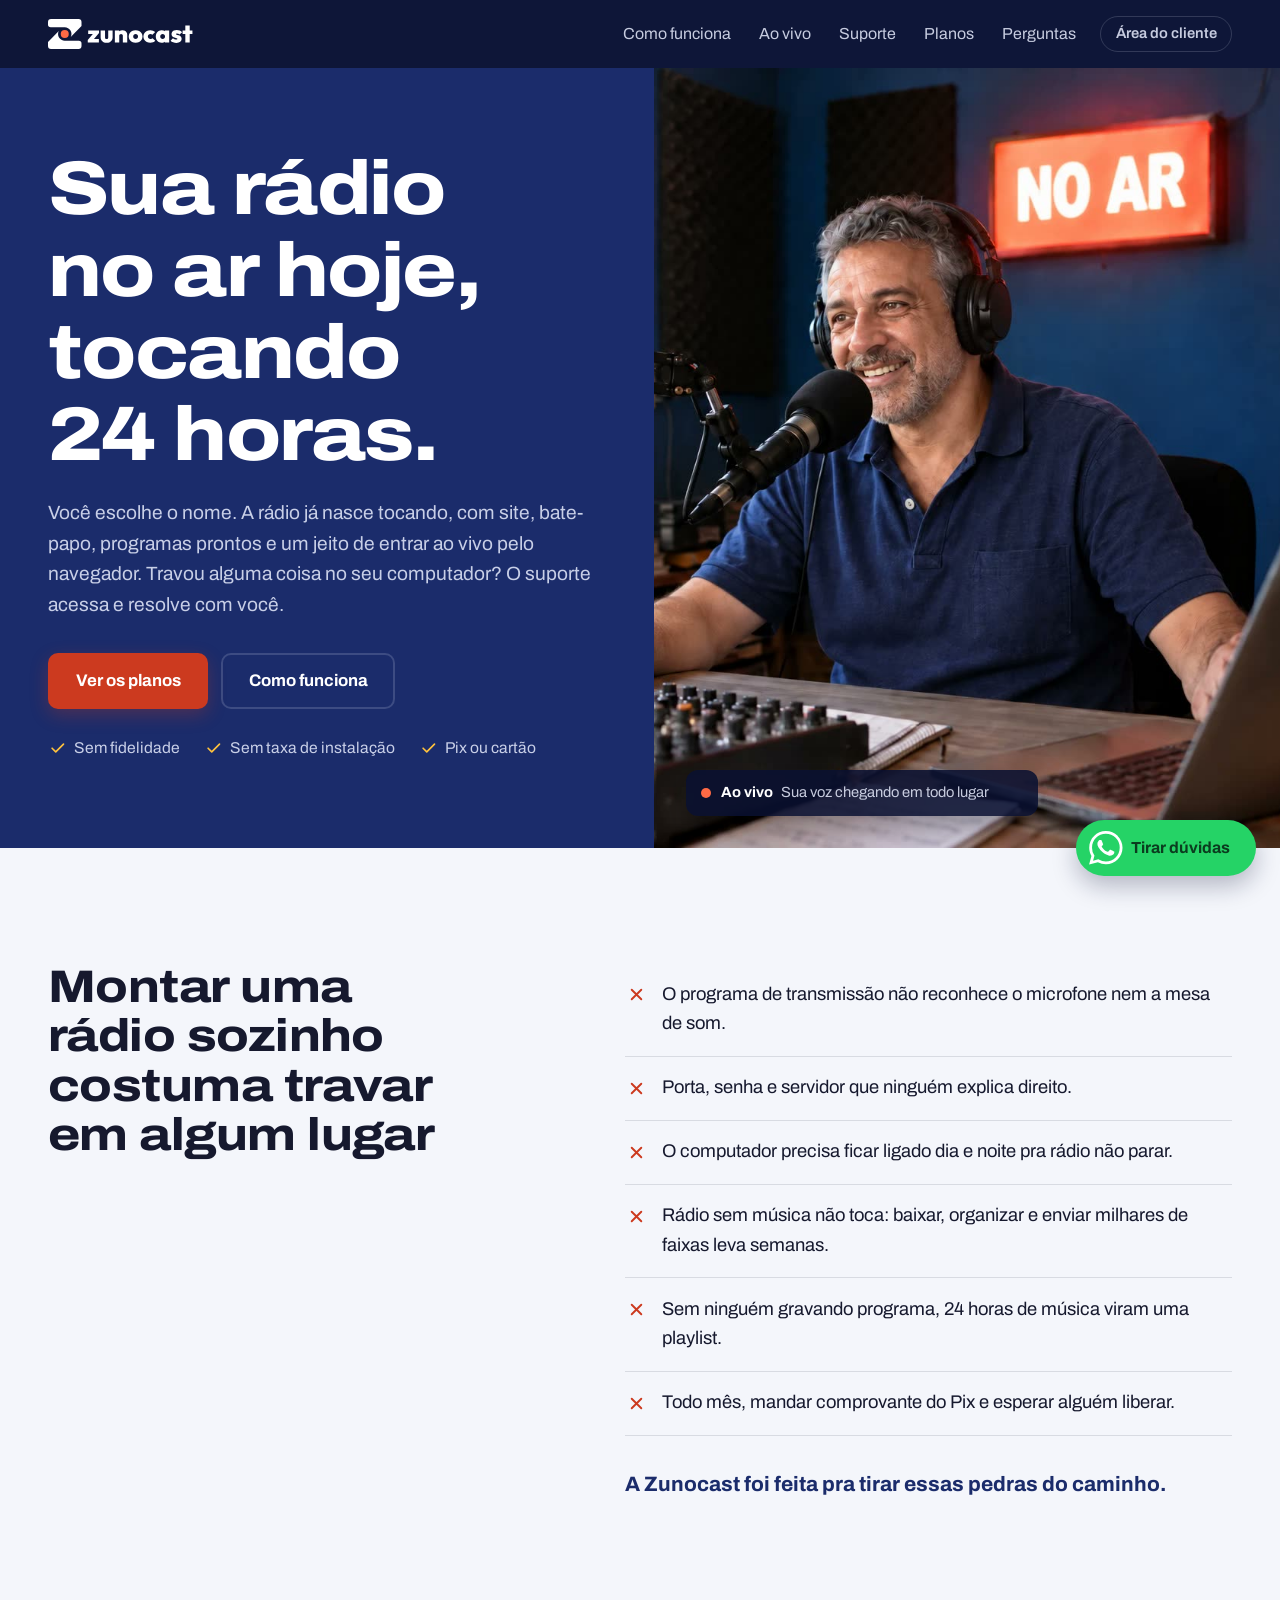
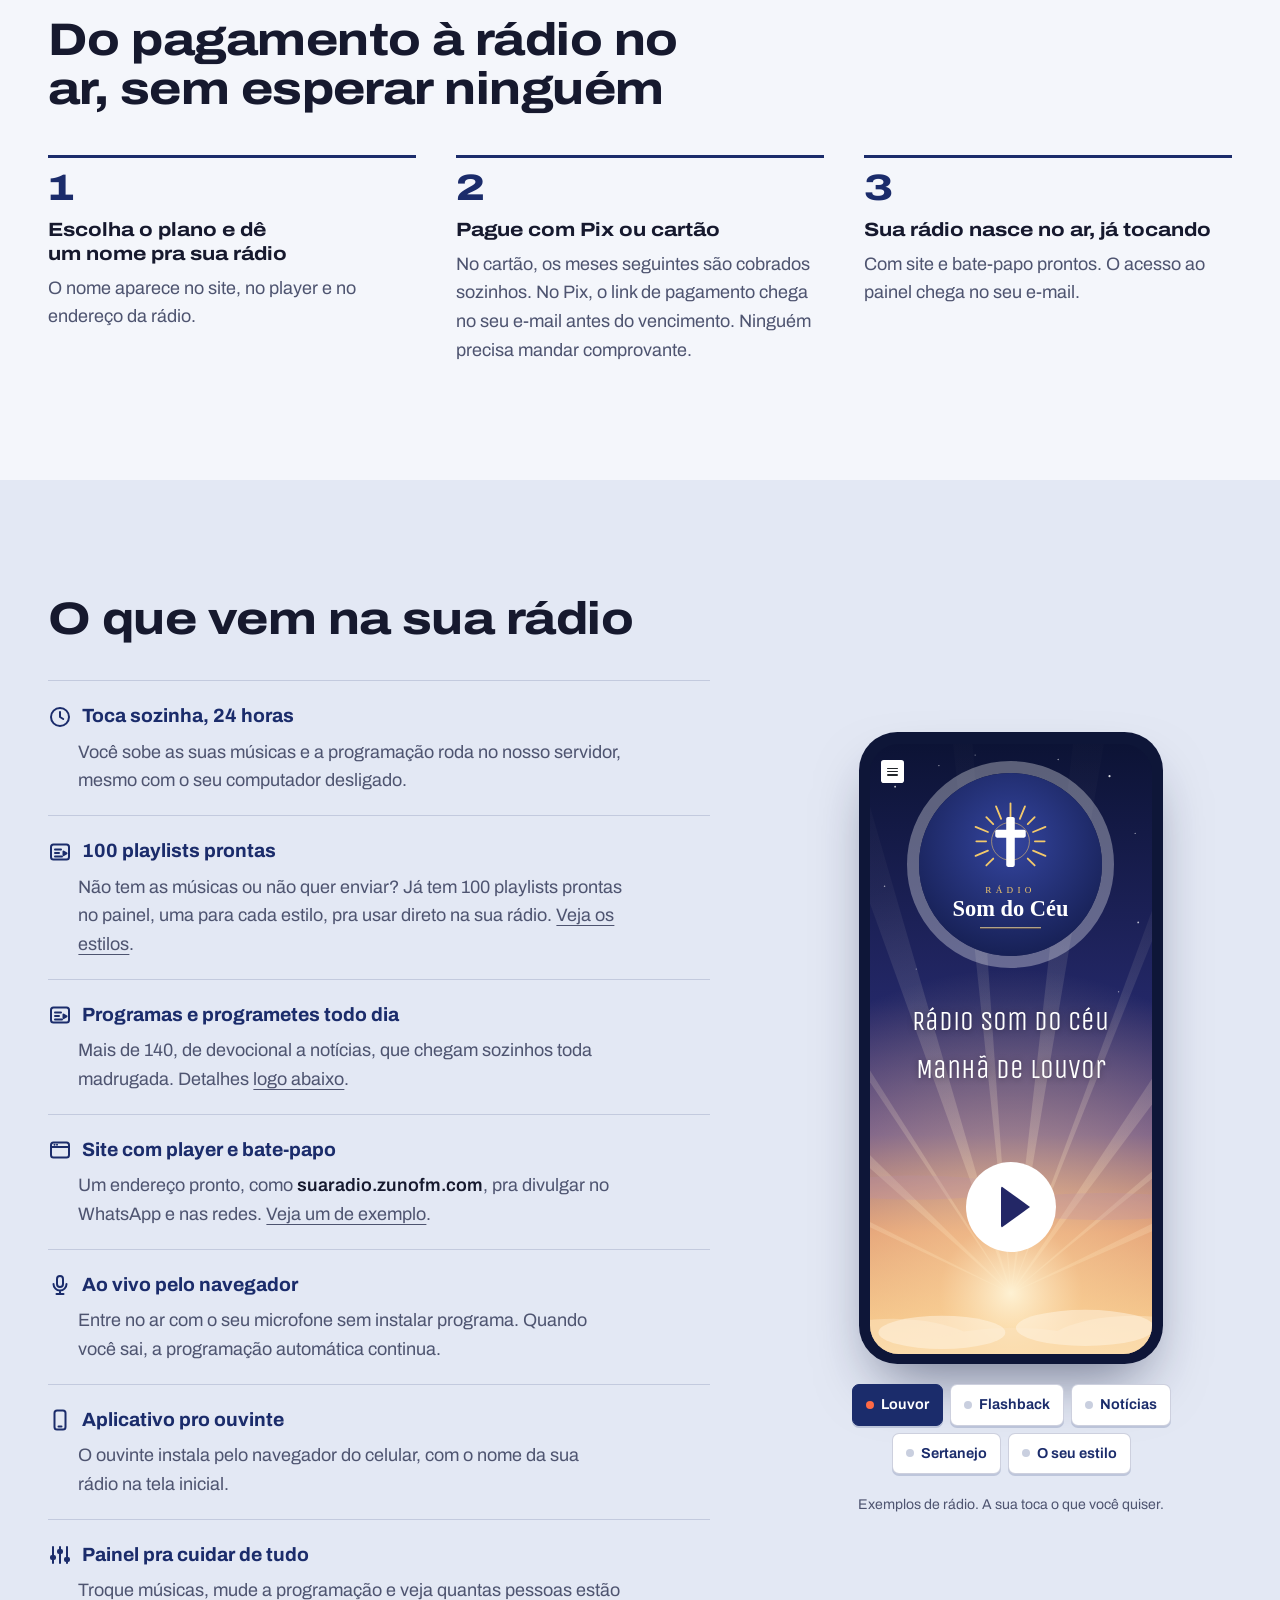
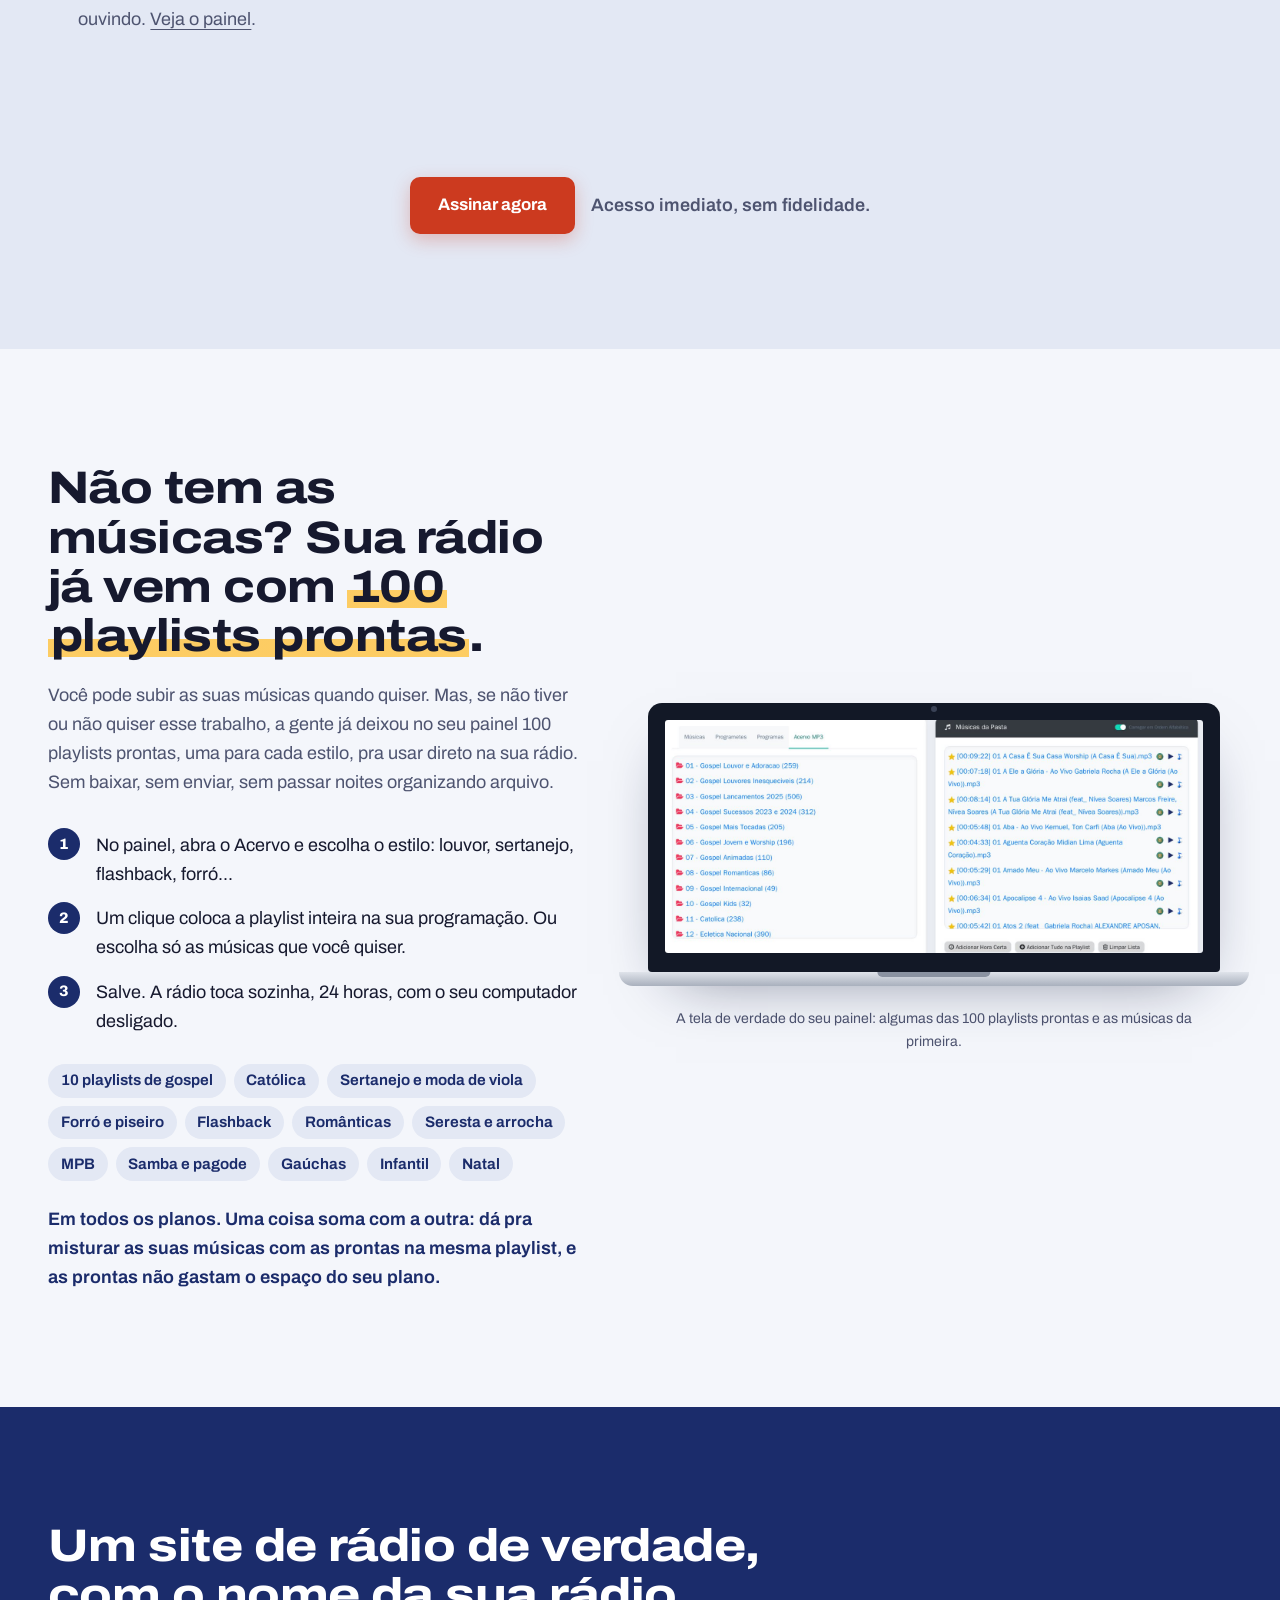
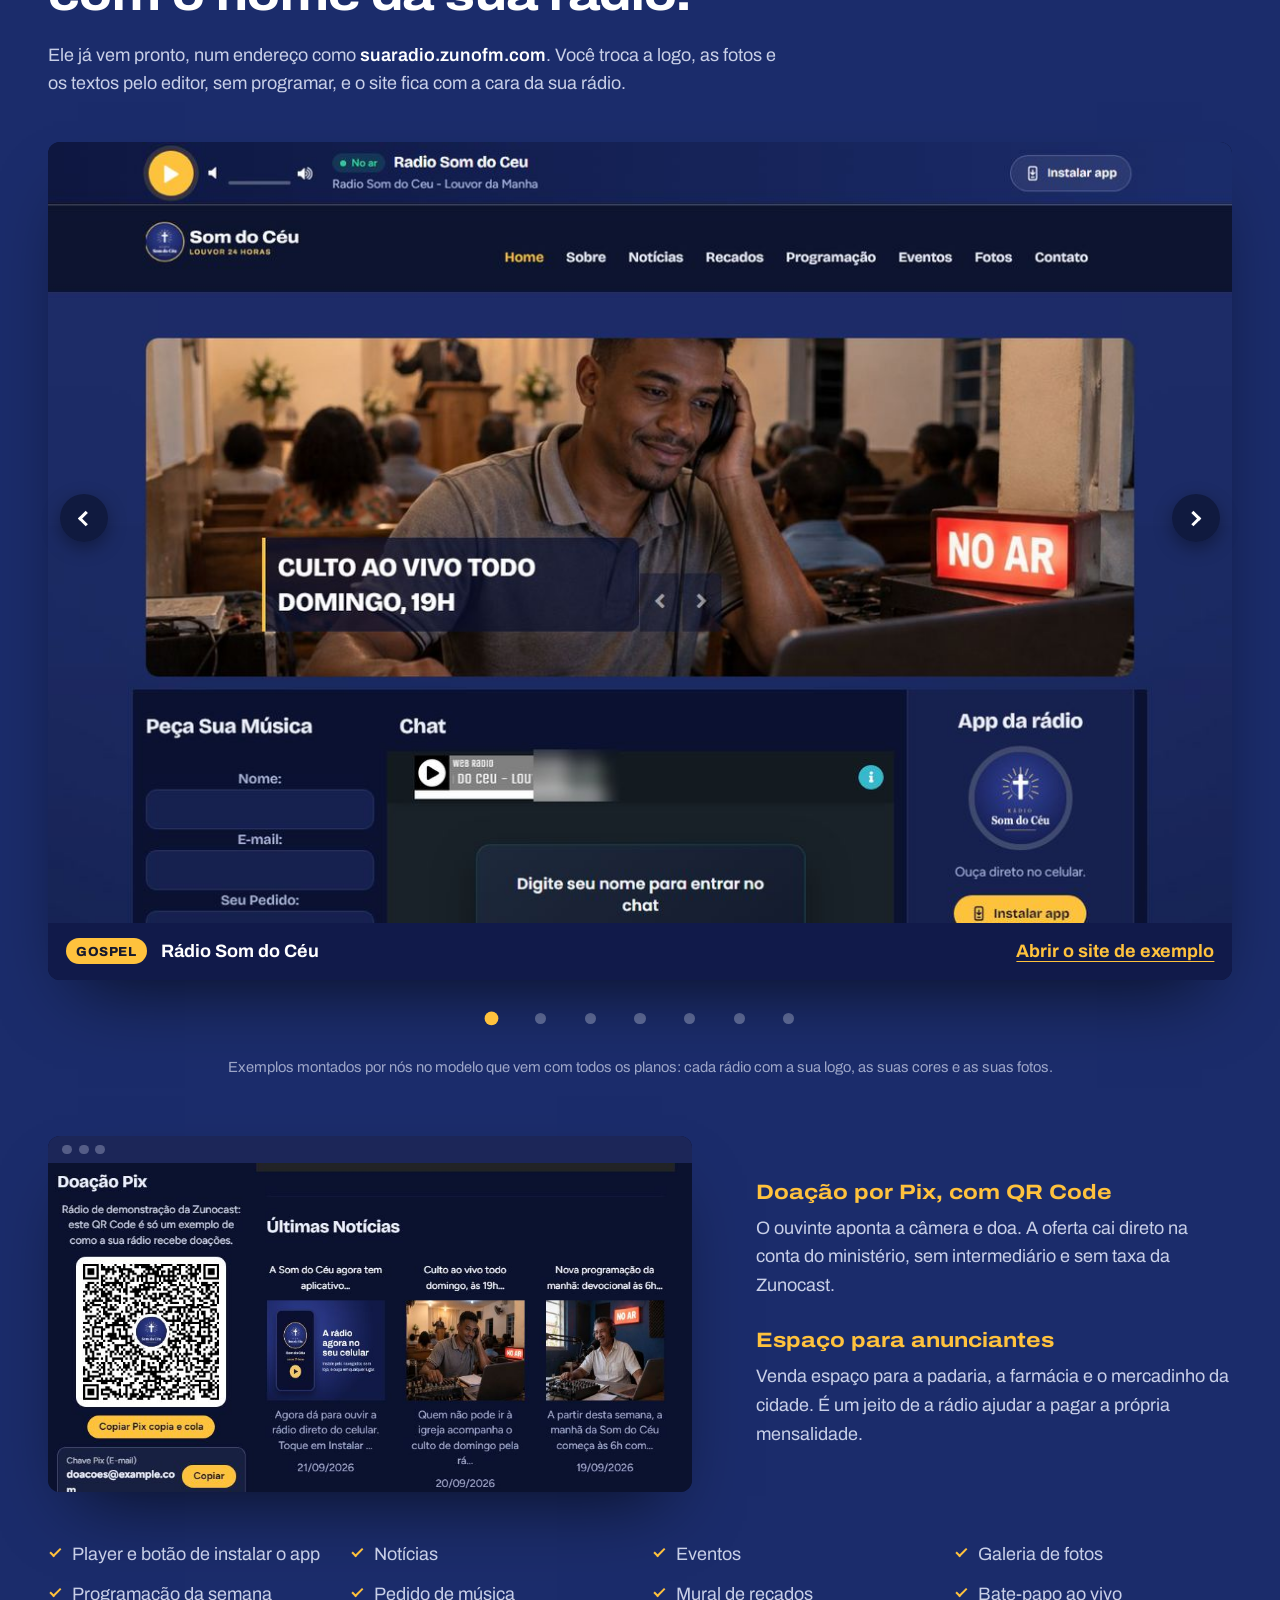
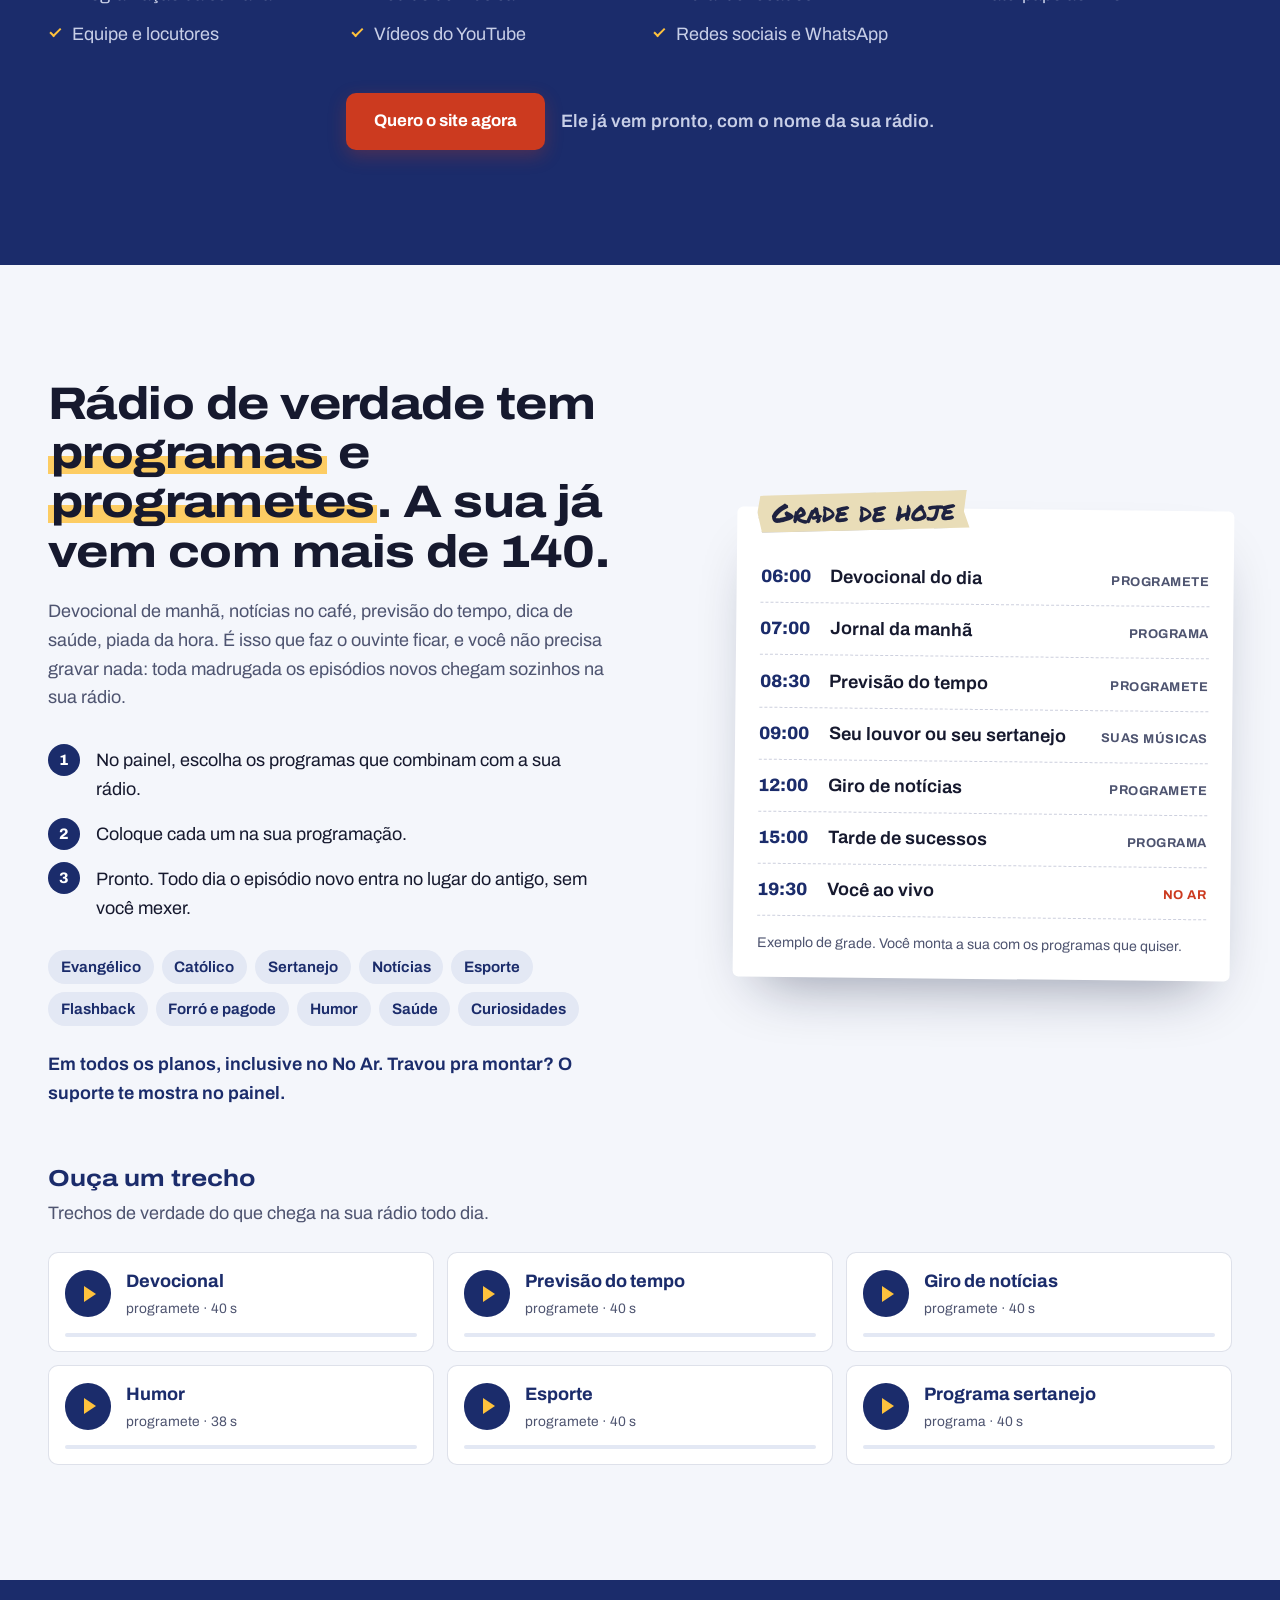
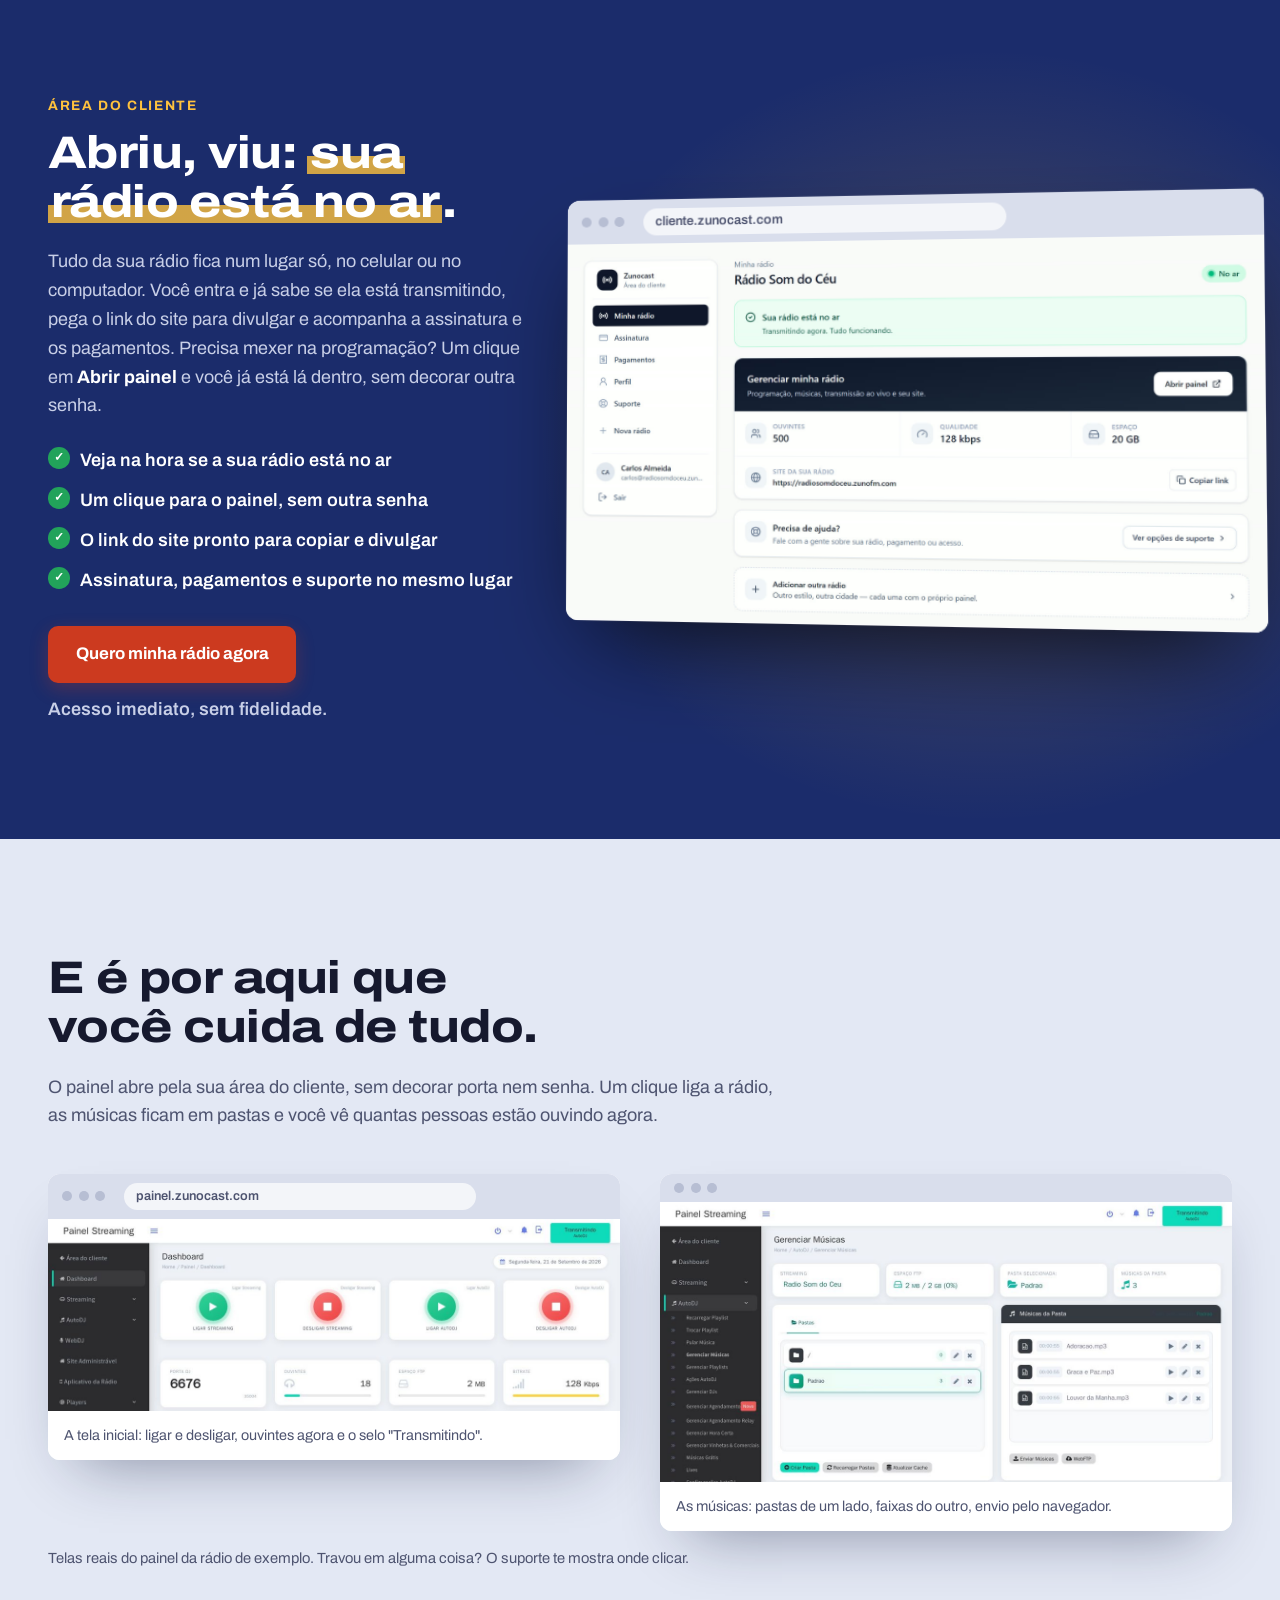
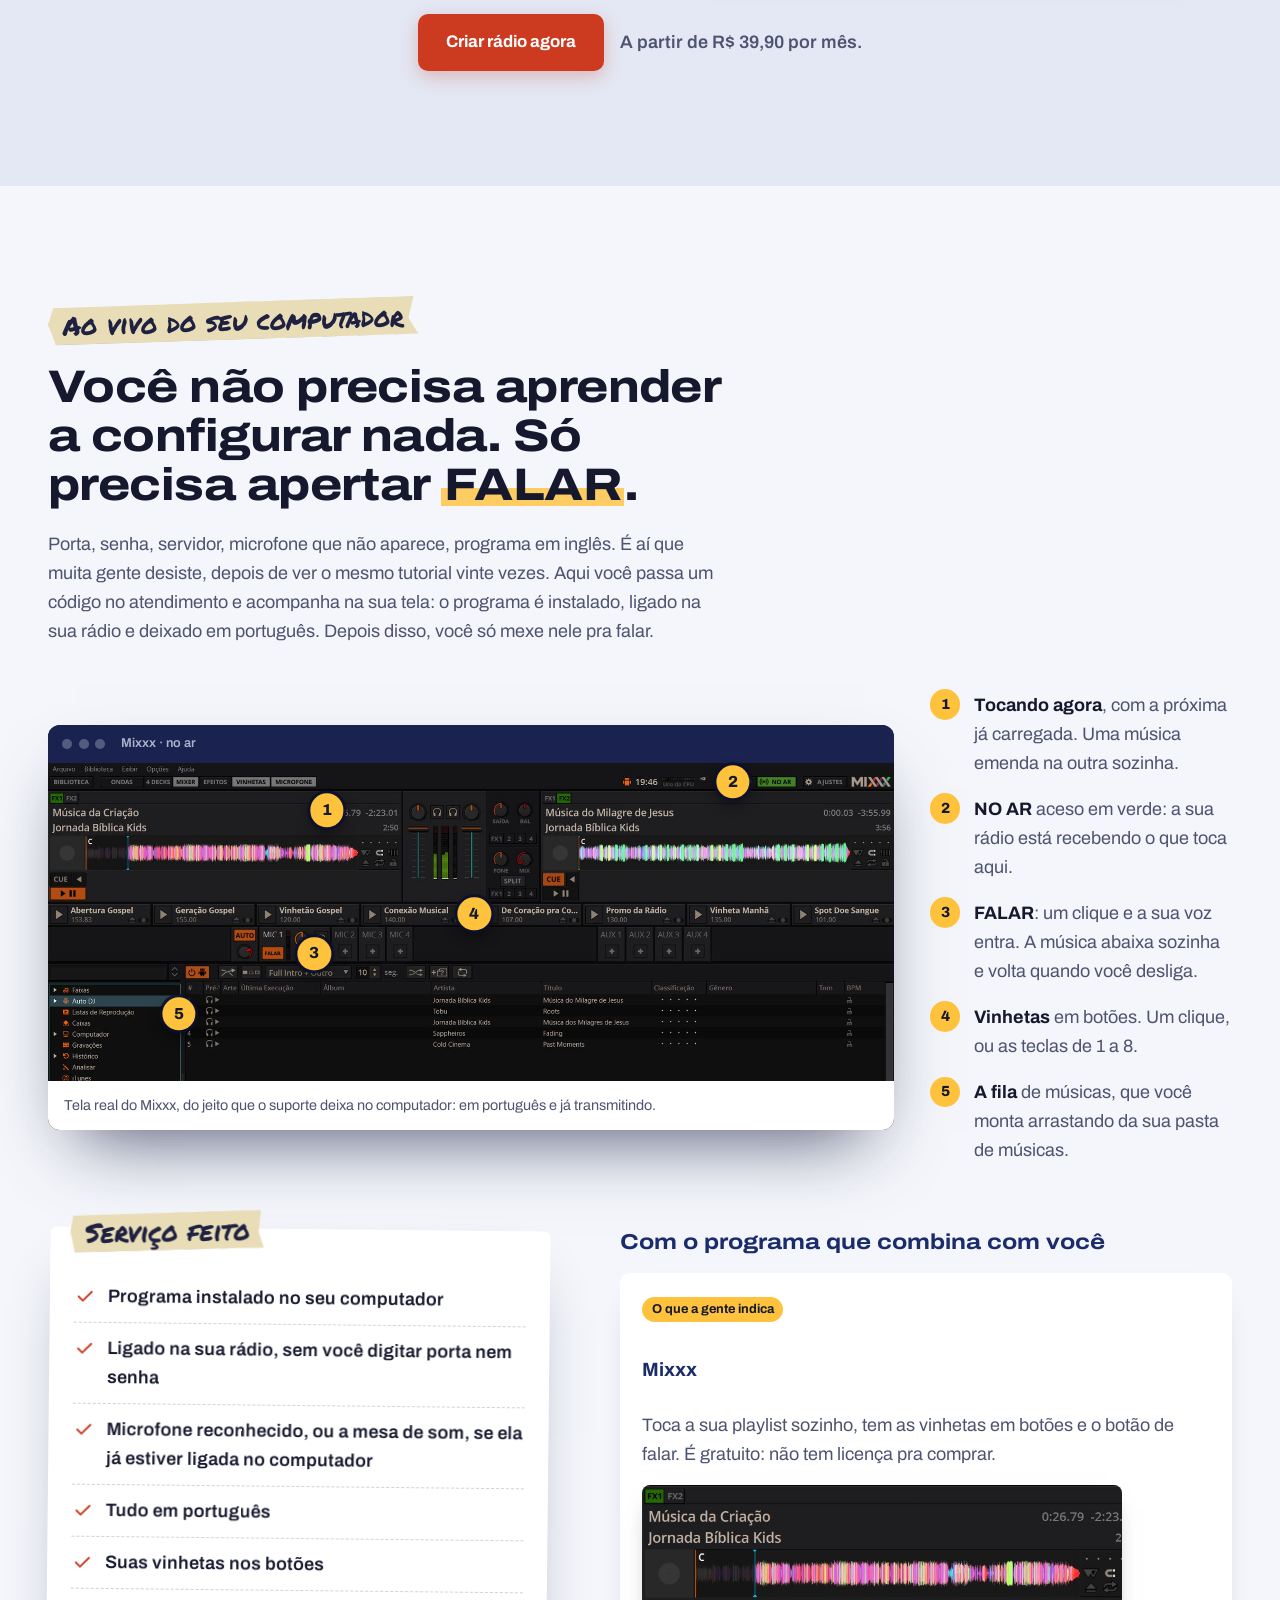
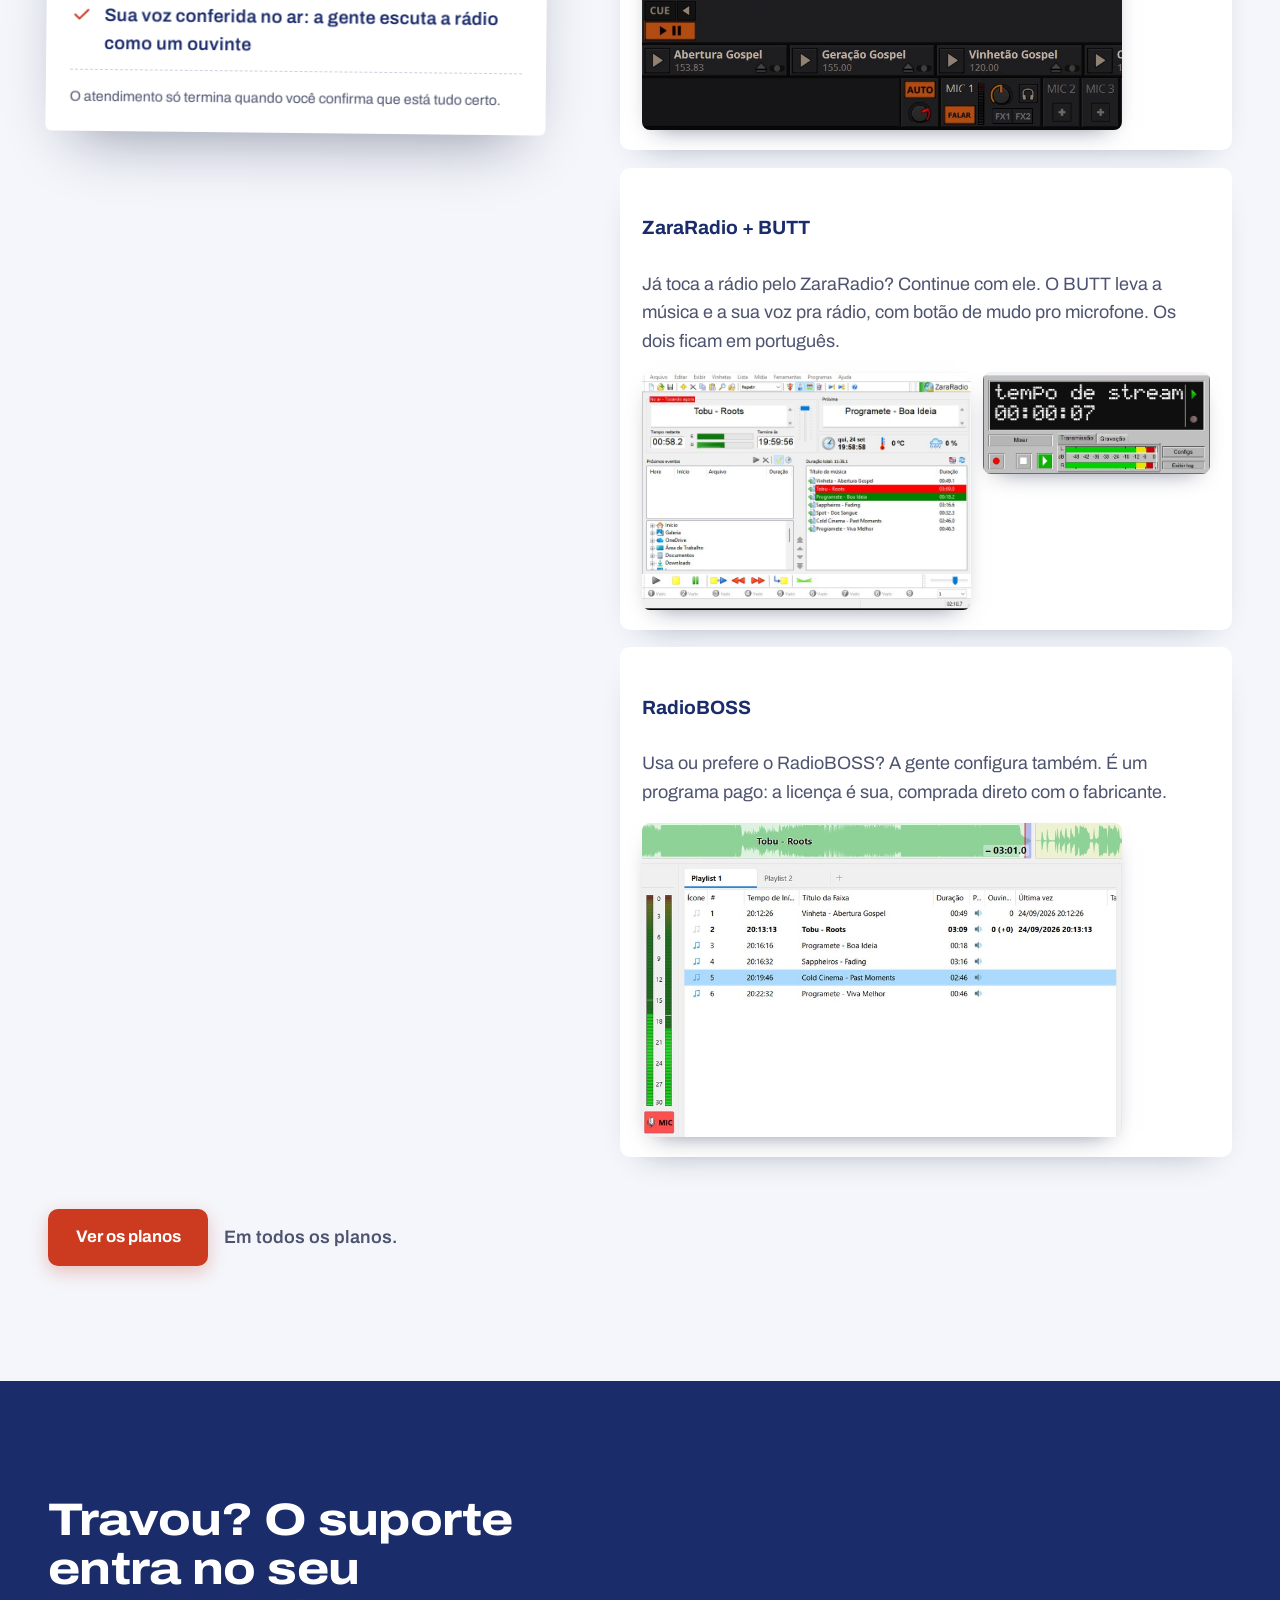
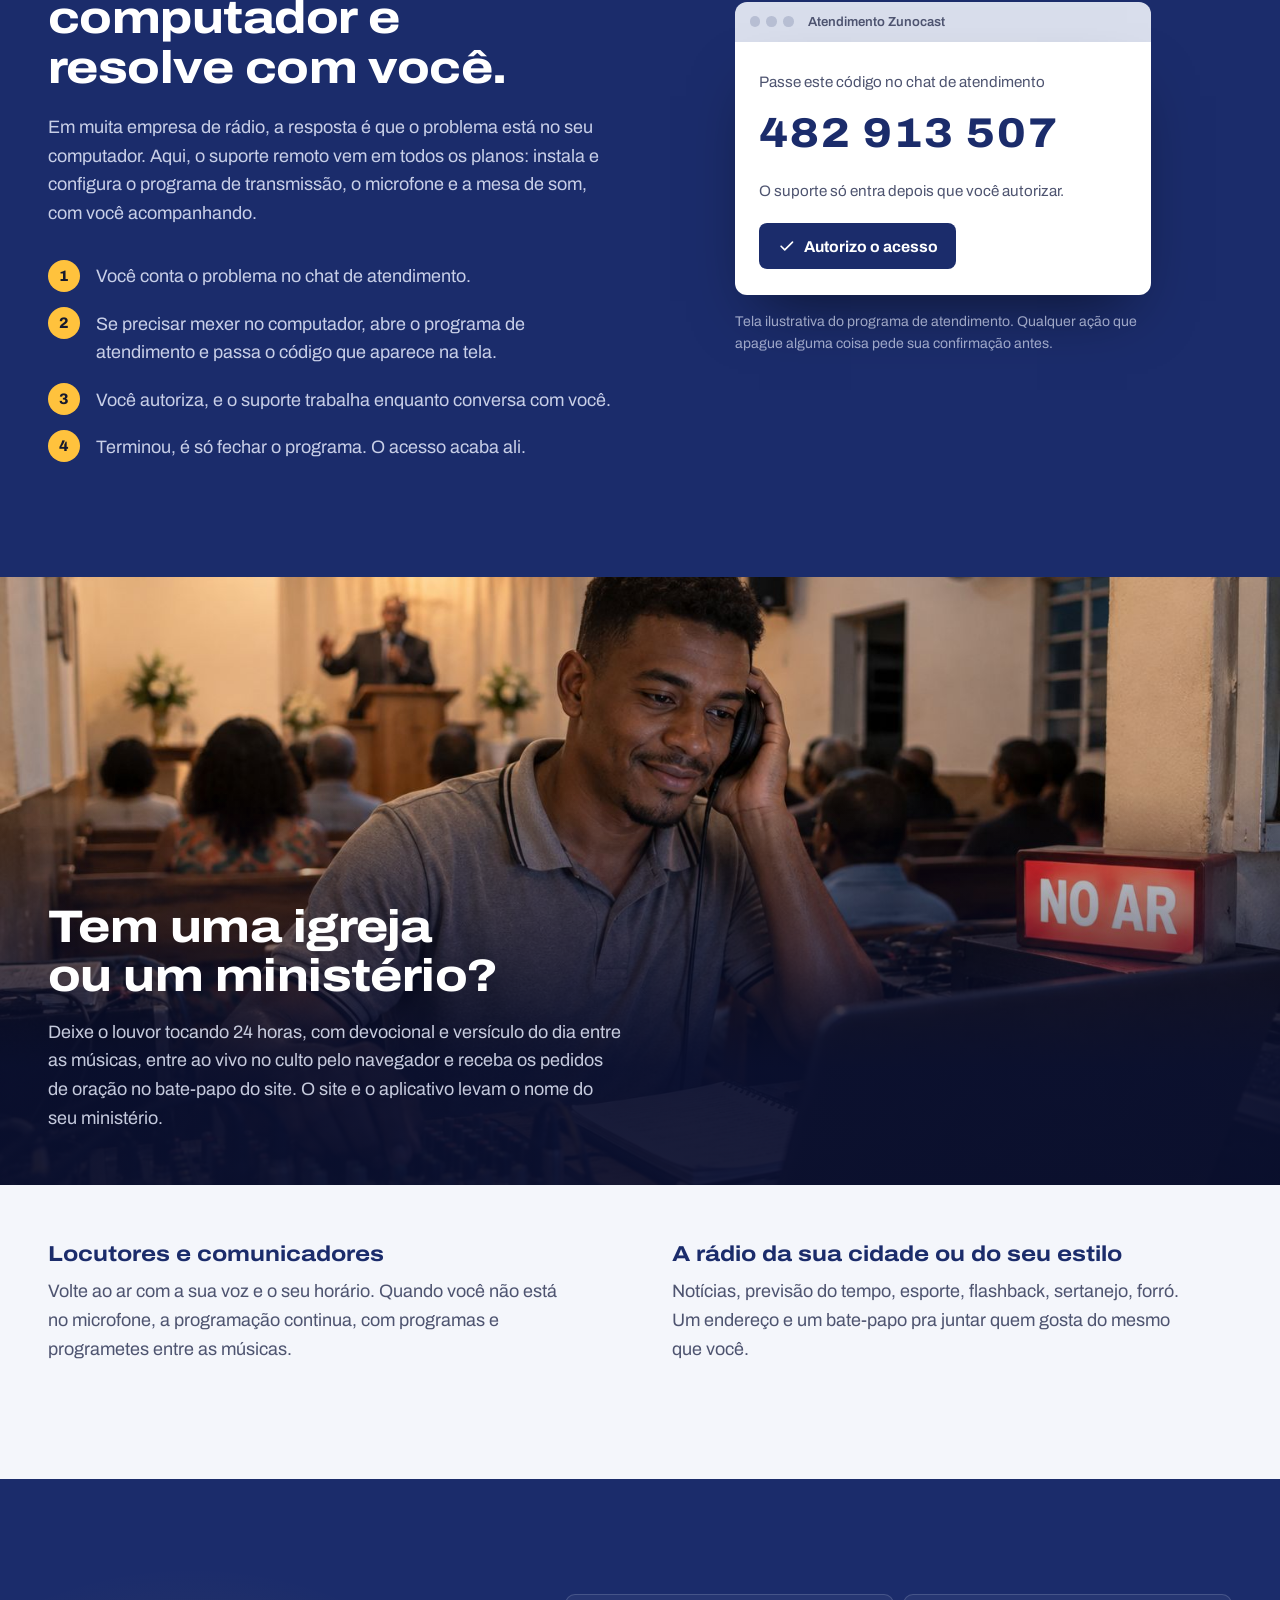
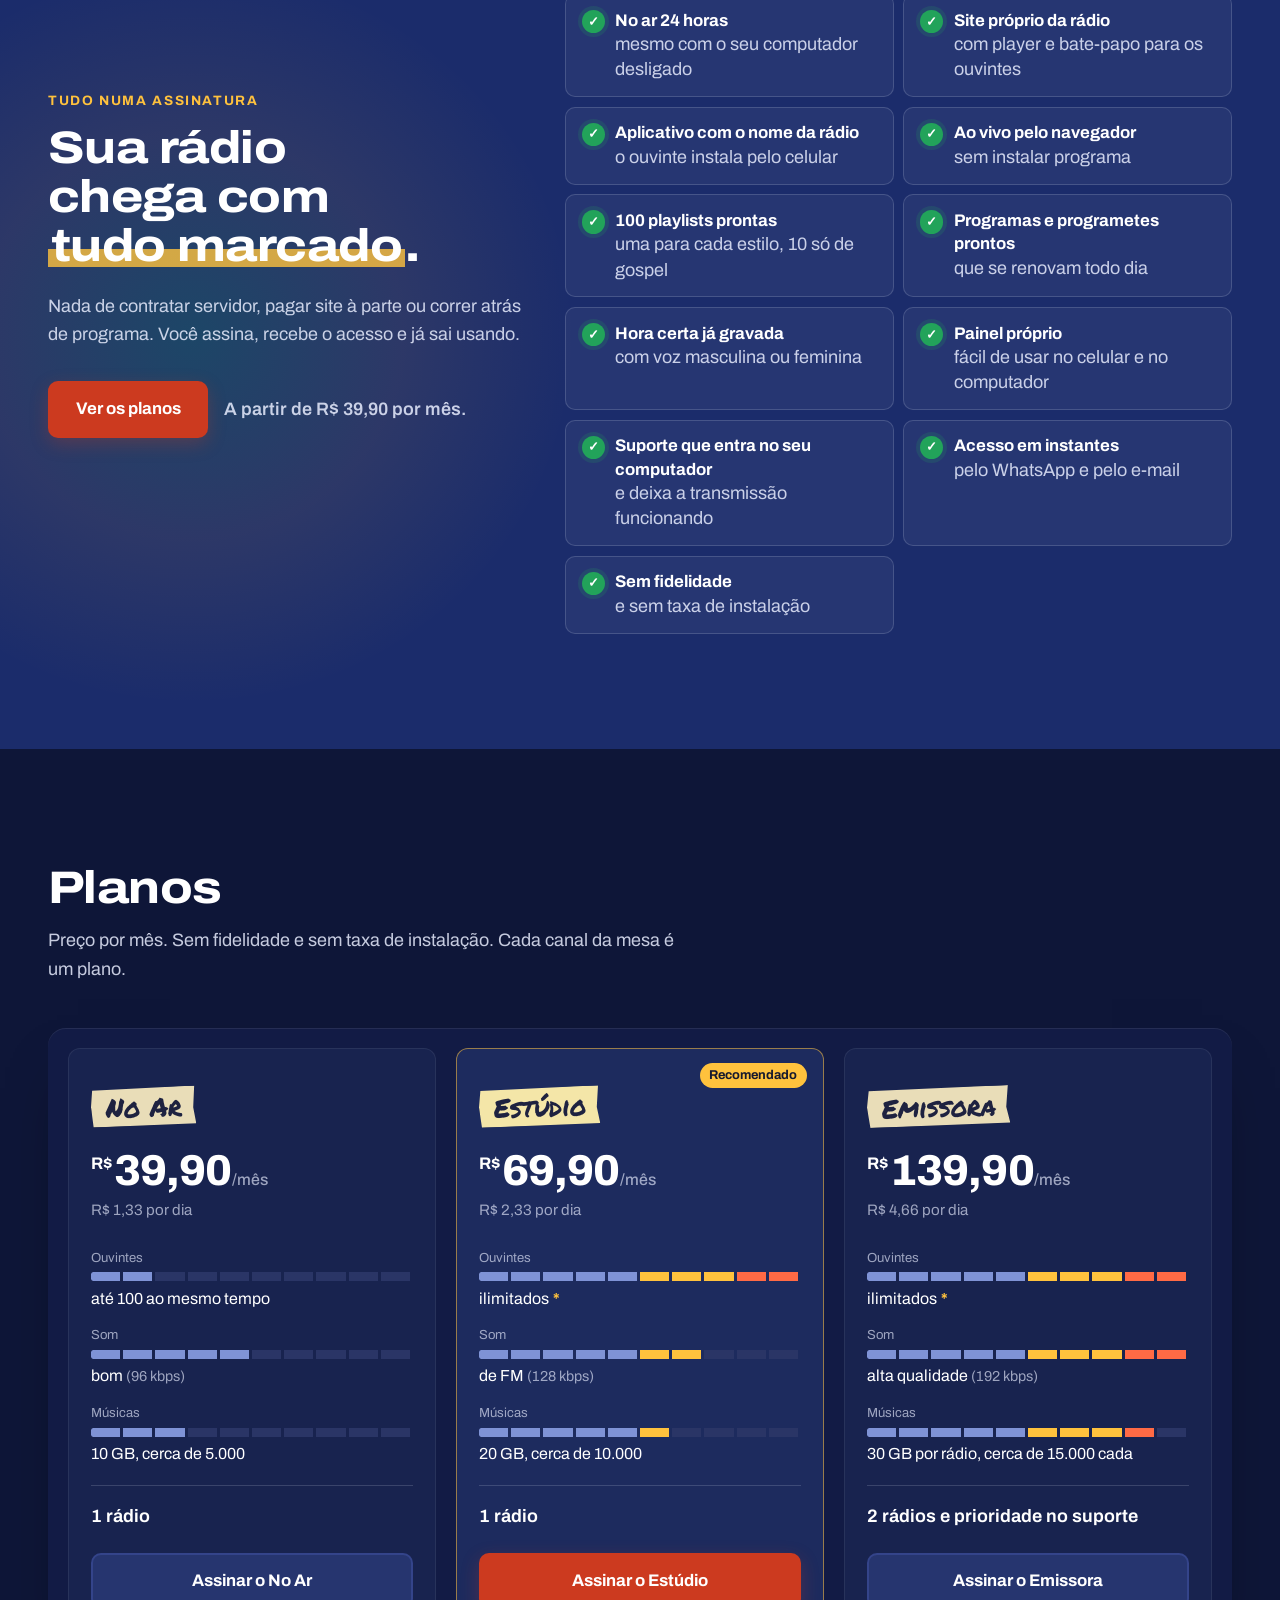
<file: index.html>
<!doctype html>
<html lang="pt-BR">
<head>
<meta charset="utf-8">
<meta name="viewport" content="width=device-width, initial-scale=1">
<title>Zunocast | Sua web rádio no ar hoje, tocando 24 horas</title>
<meta name="description" content="Web rádio pronta, tocando 24 horas, com site, bate-papo, mais de 140 programas e programetes que chegam sozinhos todo dia e locutor ao vivo pelo navegador. Suporte remoto em todos os planos. A partir de R$ 39,90 por mês, sem fidelidade.">
<link rel="canonical" href="https://zunocast.com/">
<meta name="theme-color" content="#0E1638">
<link rel="icon" href="assets/img/marca/zunocast-icone.svg" type="image/svg+xml">
<link rel="icon" href="assets/img/marca/favicon-32.png" sizes="32x32" type="image/png">
<link rel="apple-touch-icon" href="assets/img/marca/apple-touch-icon.png">
<meta property="og:type" content="website">
<meta property="og:locale" content="pt_BR">
<meta property="og:url" content="https://zunocast.com/">
<meta property="og:title" content="Zunocast | Sua web rádio no ar hoje">
<meta property="og:description" content="Rádio pronta, tocando 24 horas, com site, bate-papo, programas e programetes todo dia e suporte remoto. A partir de R$ 39,90 por mês.">
<link rel="preload" href="/assets/fonts/archivo-latin.woff2" as="font" type="font/woff2" crossorigin>
<link rel="stylesheet" href="assets/css/site.css">
<script type="application/ld+json">
{
  "@context": "https://schema.org",
  "@type": "Product",
  "name": "Zunocast — web rádio por assinatura",
  "brand": {"@type": "Organization", "name": "Zunocast", "url": "https://zunocast.com/", "email": "contato@zunocast.com"},
  "description": "Web rádio pronta, tocando 24 horas, com site, bate-papo, programas e programetes atualizados todo dia, locutor ao vivo pelo navegador e suporte remoto.",
  "offers": [
    {"@type": "Offer", "name": "No Ar", "price": "39.90", "priceCurrency": "BRL", "url": "https://zunocast.com/#planos"},
    {"@type": "Offer", "name": "Estúdio", "price": "69.90", "priceCurrency": "BRL", "url": "https://zunocast.com/#planos"},
    {"@type": "Offer", "name": "Emissora", "price": "139.90", "priceCurrency": "BRL", "url": "https://zunocast.com/#planos"}
  ]
}
</script>
<script src="/assets/js/pixel.js"></script>
</head>
<body>
<noscript><img height="1" width="1" style="display:none" alt="" src="https://www.facebook.com/tr?id=1524793246335828&ev=PageView&noscript=1"></noscript>
<svg class="sprite" aria-hidden="true" focusable="false">
  <symbol id="i-relogio" viewBox="0 0 24 24"><circle cx="12" cy="12" r="9"/><path d="M12 7v5l3.2 2"/></symbol>
  <symbol id="i-site" viewBox="0 0 24 24"><rect x="3" y="4.5" width="18" height="15" rx="2.5"/><path d="M3 9h18M6.5 6.8h.01M9 6.8h.01"/></symbol>
  <symbol id="i-microfone" viewBox="0 0 24 24"><rect x="9" y="3" width="6" height="11" rx="3"/><path d="M5.5 11a6.5 6.5 0 0 0 13 0M12 17.5V21M8.5 21h7"/></symbol>
  <symbol id="i-celular" viewBox="0 0 24 24"><rect x="6.5" y="2.5" width="11" height="19" rx="2.5"/><path d="M10.5 18.5h3"/></symbol>
  <symbol id="i-painel" viewBox="0 0 24 24"><path d="M5 4v16M12 4v16M19 4v16"/><rect x="3" y="13" width="4" height="3" rx="1"/><rect x="10" y="7" width="4" height="3" rx="1"/><rect x="17" y="15" width="4" height="3" rx="1"/></symbol>
  <symbol id="i-suporte" viewBox="0 0 24 24"><path d="M4 14v-2a8 8 0 0 1 16 0v2"/><rect x="3" y="14" width="4.5" height="6" rx="1.8"/><rect x="16.5" y="14" width="4.5" height="6" rx="1.8"/></symbol>
  <symbol id="i-livre" viewBox="0 0 24 24"><rect x="4" y="10.5" width="16" height="10" rx="2.5"/><path d="M8 10.5V7a4 4 0 0 1 7.6-1.7"/></symbol>
  <symbol id="i-programa" viewBox="0 0 24 24"><rect x="3" y="4.5" width="18" height="15" rx="2.5"/><path d="M7 9.5h6M7 13h4M7 16.5h7"/><path d="M15.5 11.5l3 1.8-3 1.8z"/></symbol>
  <symbol id="i-certo" viewBox="0 0 24 24"><path d="M5 12.5l4.5 4.5L19 7.5"/></symbol>
  <symbol id="i-trava" viewBox="0 0 24 24"><path d="M7 7l10 10M17 7L7 17"/></symbol>
</svg>

<a class="pular" href="#conteudo">Pular para o conteúdo</a>

<header class="topo">
  <div class="caixa topo__linha">
    <a class="marca" href="#" aria-label="Zunocast, início">
      <img src="assets/img/marca/zunocast-horizontal-branco.svg" alt="Zunocast" width="143" height="30">
    </a>
    <nav class="topo__nav" aria-label="Seções">
      <a href="#como-funciona">Como funciona</a>
      <a href="#ao-vivo">Ao vivo</a>
      <a href="#suporte">Suporte</a>
      <a href="#planos">Planos</a>
      <a href="#perguntas">Perguntas</a>
    </nav>
    <a class="topo__cliente" href="https://cliente.zunocast.com/login">Área do cliente</a>
  </div>
</header>

<main id="conteudo">

<section class="estudio" aria-labelledby="hero-titulo">
  <div class="caixa estudio__grade">
    <div class="estudio__texto">
      <h1 id="hero-titulo">Sua rádio no ar hoje, tocando 24&nbsp;horas.</h1>
      <p class="estudio__lead">Você escolhe o nome. A rádio já nasce tocando, com site, bate-papo, programas prontos e um jeito de entrar ao vivo pelo navegador. Travou alguma coisa no seu computador? O suporte acessa e resolve com você.</p>
      <div class="estudio__acoes">
        <a class="botao botao--coral" href="#planos">Ver os planos</a>
        <a class="botao botao--claro" href="#como-funciona">Como funciona</a>
      </div>
      <ul class="estudio__condicoes" aria-label="Condições">
        <li><svg class="icone"><use href="#i-certo"/></svg>Sem fidelidade</li>
        <li><svg class="icone"><use href="#i-certo"/></svg>Sem taxa de instalação</li>
        <li><svg class="icone"><use href="#i-certo"/></svg>Pix ou cartão</li>
      </ul>
    </div>
    <figure class="estudio__foto">
      <img src="assets/img/estudio-casa.jpg" width="1536" height="1024" alt="Locutor falando ao microfone num estúdio montado em casa, com a placa NO AR acesa atrás dele" fetchpriority="high">
      <figcaption class="ao-vivo">
        <span class="ponto-vivo" aria-hidden="true"></span>
        <span><b>Ao vivo</b> Sua voz chegando em todo lugar</span>
      </figcaption>
    </figure>
  </div>
</section>

<section class="papel" aria-labelledby="dor-titulo">
  <div class="caixa trava">
    <h2 id="dor-titulo">Montar uma rádio sozinho costuma travar em algum lugar</h2>
    <ul class="trava__lista">
      <li><svg class="icone"><use href="#i-trava"/></svg>O programa de transmissão não reconhece o microfone nem a mesa de som.</li>
      <li><svg class="icone"><use href="#i-trava"/></svg>Porta, senha e servidor que ninguém explica direito.</li>
      <li><svg class="icone"><use href="#i-trava"/></svg>O computador precisa ficar ligado dia e noite pra rádio não parar.</li>
      <li><svg class="icone"><use href="#i-trava"/></svg>Rádio sem música não toca: baixar, organizar e enviar milhares de faixas leva semanas.</li>
      <li><svg class="icone"><use href="#i-trava"/></svg>Sem ninguém gravando programa, 24 horas de música viram uma playlist.</li>
      <li><svg class="icone"><use href="#i-trava"/></svg>Todo mês, mandar comprovante do Pix e esperar alguém liberar.</li>
    </ul>
    <p class="trava__virada">A Zunocast foi feita pra tirar essas pedras do caminho.</p>
  </div>
</section>

<section class="papel papel--colado" id="como-funciona" aria-labelledby="como-titulo">
  <div class="caixa">
    <h2 id="como-titulo">Do pagamento à rádio no ar, sem esperar ninguém</h2>
    <ol class="passos">
      <li>
        <h3>Escolha o plano e dê um nome pra sua rádio</h3>
        <p>O nome aparece no site, no player e no endereço da rádio.</p>
      </li>
      <li>
        <h3>Pague com Pix ou cartão</h3>
        <p>No cartão, os meses seguintes são cobrados sozinhos. No Pix, o link de pagamento chega no seu e-mail antes do vencimento. Ninguém precisa mandar comprovante.</p>
      </li>
      <li>
        <h3>Sua rádio nasce no ar, já tocando</h3>
        <p>Com site e bate-papo prontos. O acesso ao painel chega no seu e-mail.</p>
      </li>
    </ol>
  </div>
</section>

<section class="ouvinte" aria-labelledby="ouvinte-titulo">
  <div class="caixa ouvinte__grade">
    <div class="ouvinte__texto">
      <h2 id="ouvinte-titulo">O que vem na sua rádio</h2>
      <dl class="recursos">
        <div><dt><svg class="icone"><use href="#i-relogio"/></svg>Toca sozinha, 24 horas</dt><dd>Você sobe as suas músicas e a programação roda no nosso servidor, mesmo com o seu computador desligado.</dd></div>
        <div><dt><svg class="icone"><use href="#i-programa"/></svg>100 playlists prontas</dt><dd>Não tem as músicas ou não quer enviar? Já tem 100 playlists prontas no painel, uma para cada estilo, pra usar direto na sua rádio. <a href="#musicas-prontas">Veja os estilos</a>.</dd></div>
        <div><dt><svg class="icone"><use href="#i-programa"/></svg>Programas e programetes todo dia</dt><dd>Mais de 140, de devocional a notícias, que chegam sozinhos toda madrugada. Detalhes <a href="#programacao">logo abaixo</a>.</dd></div>
        <div><dt><svg class="icone"><use href="#i-site"/></svg>Site com player e bate-papo</dt><dd>Um endereço pronto, como <span class="endereco">suaradio.zunofm.com</span>, pra divulgar no WhatsApp e nas redes. <a href="#site">Veja um de exemplo</a>.</dd></div>
        <div><dt><svg class="icone"><use href="#i-microfone"/></svg>Ao vivo pelo navegador</dt><dd>Entre no ar com o seu microfone sem instalar programa. Quando você sai, a programação automática continua.</dd></div>
        <div><dt><svg class="icone"><use href="#i-celular"/></svg>Aplicativo pro ouvinte</dt><dd>O ouvinte instala pelo navegador do celular, com o nome da sua rádio na tela inicial.</dd></div>
        <div><dt><svg class="icone"><use href="#i-painel"/></svg>Painel pra cuidar de tudo</dt><dd>Troque músicas, mude a programação e veja quantas pessoas estão ouvindo. <a href="#painel">Veja o painel</a>.</dd></div>
      </dl>
    </div>
    <div class="ouvinte__demo">
      <!-- Réplica do app (PWA) que a rádio do cliente recebe: mesmo layout do
           "Layout 1" do painel, com logo e fundo de uma rádio fictícia. -->
      <div class="fone" aria-live="polite">
        <div class="fone__tela app">
          <img class="app__fundo" id="demo-fundo" src="assets/img/demo/fundo-louvor.svg" alt="">
          <span class="app__menu" aria-hidden="true"><span></span></span>
          <div class="app__capa"><img id="demo-logo" src="assets/img/demo/logo-louvor.svg" alt="Logo da Rádio Som do Céu"></div>
          <p class="app__nome" id="demo-nome">Rádio Som do Céu</p>
          <p class="app__musica"><span id="demo-musica">Manhã de Louvor</span></p>
          <button type="button" class="app__play" id="demo-play" aria-pressed="false" aria-label="Ouvir a Rádio Som do Céu"></button>
          <audio id="demo-audio" preload="none" loop></audio>
        </div>
      </div>
      <div class="teclas" role="group" aria-label="Ver exemplos de rádio">
        <button type="button" class="tecla" data-estacao="louvor" aria-pressed="true"><span class="tecla__led" aria-hidden="true"></span>Louvor</button>
        <button type="button" class="tecla" data-estacao="flashback" aria-pressed="false"><span class="tecla__led" aria-hidden="true"></span>Flashback</button>
        <button type="button" class="tecla" data-estacao="noticias" aria-pressed="false"><span class="tecla__led" aria-hidden="true"></span>Notícias</button>
        <button type="button" class="tecla" data-estacao="sertanejo" aria-pressed="false"><span class="tecla__led" aria-hidden="true"></span>Sertanejo</button>
        <button type="button" class="tecla" data-estacao="seu" aria-pressed="false"><span class="tecla__led" aria-hidden="true"></span>O seu estilo</button>
      </div>
      <p class="ouvinte__nota">Exemplos de rádio. A sua toca o que você quiser.</p>
    </div>
    <p class="secao__acao"><a class="botao botao--coral" href="#planos">Assinar agora</a><span>Acesso imediato, sem fidelidade.</span></p>
  </div>
</section>

<section class="papel" id="musicas-prontas" aria-labelledby="acervo-titulo">
  <div class="caixa grade grade--acervo">
    <div class="grade__texto">
      <h2 id="acervo-titulo">Não tem as músicas? Sua rádio já vem com <mark class="realce">100 playlists prontas</mark>.</h2>
      <p class="grade__lead">Você pode subir as suas músicas quando quiser. Mas, se não tiver ou não quiser esse trabalho, a gente já deixou no seu painel 100 playlists prontas, uma para cada estilo, pra usar direto na sua rádio. Sem baixar, sem enviar, sem passar noites organizando arquivo.</p>
      <ol class="grade__passos">
        <li>No painel, abra o Acervo e escolha o estilo: louvor, sertanejo, flashback, forró...</li>
        <li>Um clique coloca a playlist inteira na sua programação. Ou escolha só as músicas que você quiser.</li>
        <li>Salve. A rádio toca sozinha, 24 horas, com o seu computador desligado.</li>
      </ol>
      <ul class="grade__estilos" aria-label="Alguns estilos do acervo">
        <li>10 playlists de gospel</li><li>Católica</li><li>Sertanejo e moda de viola</li><li>Forró e piseiro</li>
        <li>Flashback</li><li>Românticas</li><li>Seresta e arrocha</li><li>MPB</li><li>Samba e pagode</li><li>Gaúchas</li><li>Infantil</li><li>Natal</li>
      </ul>
      <p class="grade__nota">Em todos os planos. Uma coisa soma com a outra: dá pra misturar as suas músicas com as prontas na mesma playlist, e as prontas não gastam o espaço do seu plano.</p>
    </div>
    <figure class="notebook">
      <div class="notebook__tela">
        <img src="assets/img/acervo/painel-acervo.jpg" width="1400" height="606" loading="lazy" alt="Tela real do painel da rádio na aba Acervo MP3: as playlists prontas de gospel à esquerda e as músicas de uma delas à direita, com o botão Adicionar Tudo na Playlist">
      </div>
      <div class="notebook__base" aria-hidden="true"></div>
      <figcaption>A tela de verdade do seu painel: algumas das 100 playlists prontas e as músicas da primeira.</figcaption>
    </figure>
  </div>
</section>

<section class="parede vitrine" id="site" aria-labelledby="site-titulo">
  <div class="caixa">
    <div class="vitrine__topo">
      <h2 id="site-titulo">Um site de rádio de verdade, com o nome da sua&nbsp;rádio.</h2>
      <p class="vitrine__lead">Ele já vem pronto, num endereço como <span class="endereco endereco--claro">suaradio.zunofm.com</span>. Você troca a logo, as fotos e os textos pelo editor, sem programar, e o site fica com a cara da sua rádio.</p>
    </div>
    <div class="estilos">
      <div class="carrossel" aria-roledescription="carrossel" aria-label="Sites de rádios de exemplo, um por estilo">
        <ul class="carrossel__trilho" id="carrossel-trilho">
        <li class="estilo" id="estilo-gospel" aria-roledescription="slide" aria-label="1 de 7: Gospel">
          <img src="assets/img/exemplos/gospel.jpg" width="1200" height="791" alt="Site da rádio de exemplo Rádio Som do Céu, estilo Gospel: logo, menu, capa e player nas cores da rádio">
          <p class="estilo__legenda"><span class="estilo__tag">Gospel</span><b>Rádio Som do Céu</b><a href="https://radiosomdoceu.zunofm.com/" target="_blank" rel="noopener">Abrir o site de exemplo</a></p>
        </li>
        <li class="estilo" id="estilo-flashback" aria-roledescription="slide" aria-label="2 de 7: Flashback">
          <img src="assets/img/exemplos/flashback.jpg" width="1200" height="791" loading="lazy" alt="Site da rádio de exemplo Flashback da Serra, estilo Flashback: logo, menu, capa e player nas cores da rádio">
          <p class="estilo__legenda"><span class="estilo__tag">Flashback</span><b>Flashback da Serra</b><a href="https://exemplos.zunofm.com/flashback/" target="_blank" rel="noopener">Abrir o site de exemplo</a></p>
        </li>
        <li class="estilo" id="estilo-noticias" aria-roledescription="slide" aria-label="3 de 7: Notícias">
          <img src="assets/img/exemplos/noticias.jpg" width="1200" height="791" loading="lazy" alt="Site da rádio de exemplo Voz do Vale, estilo Notícias: logo, menu, capa e player nas cores da rádio">
          <p class="estilo__legenda"><span class="estilo__tag">Notícias</span><b>Voz do Vale</b><a href="https://exemplos.zunofm.com/noticias/" target="_blank" rel="noopener">Abrir o site de exemplo</a></p>
        </li>
        <li class="estilo" id="estilo-sertanejo" aria-roledescription="slide" aria-label="4 de 7: Sertanejo">
          <img src="assets/img/exemplos/sertanejo.jpg" width="1200" height="791" loading="lazy" alt="Site da rádio de exemplo Modão Raiz, estilo Sertanejo: logo, menu, capa e player nas cores da rádio">
          <p class="estilo__legenda"><span class="estilo__tag">Sertanejo</span><b>Modão Raiz</b><a href="https://exemplos.zunofm.com/sertanejo/" target="_blank" rel="noopener">Abrir o site de exemplo</a></p>
        </li>
        <li class="estilo" id="estilo-rock" aria-roledescription="slide" aria-label="5 de 7: Rock">
          <img src="assets/img/exemplos/rock.jpg" width="1200" height="791" loading="lazy" alt="Site da rádio de exemplo Estrada Rock, estilo Rock: logo, menu, capa e player nas cores da rádio">
          <p class="estilo__legenda"><span class="estilo__tag">Rock</span><b>Estrada Rock</b><a href="https://exemplos.zunofm.com/rock/" target="_blank" rel="noopener">Abrir o site de exemplo</a></p>
        </li>
        <li class="estilo" id="estilo-rap" aria-roledescription="slide" aria-label="6 de 7: Rap e hip hop">
          <img src="assets/img/exemplos/rap.jpg" width="1200" height="791" loading="lazy" alt="Site da rádio de exemplo Espaço Rap, estilo Rap e hip hop: logo, menu, capa e player nas cores da rádio">
          <p class="estilo__legenda"><span class="estilo__tag">Rap e hip hop</span><b>Espaço Rap</b><a href="https://exemplos.zunofm.com/rap/" target="_blank" rel="noopener">Abrir o site de exemplo</a></p>
        </li>
        <li class="estilo" id="estilo-samba" aria-roledescription="slide" aria-label="7 de 7: Samba e pagode">
          <img src="assets/img/exemplos/samba.jpg" width="1200" height="791" loading="lazy" alt="Site da rádio de exemplo Roda de Samba, estilo Samba e pagode: logo, menu, capa e player nas cores da rádio">
          <p class="estilo__legenda"><span class="estilo__tag">Samba e pagode</span><b>Roda de Samba</b><a href="https://exemplos.zunofm.com/samba/" target="_blank" rel="noopener">Abrir o site de exemplo</a></p>
        </li>
        </ul>
        <button type="button" class="carrossel__seta carrossel__seta--antes" data-passo="-1" aria-label="Exemplo anterior"></button>
        <button type="button" class="carrossel__seta carrossel__seta--depois" data-passo="1" aria-label="Próximo exemplo"></button>
      </div>
      <div class="carrossel__pontos" role="group" aria-label="Escolher o exemplo">
        <button type="button" class="carrossel__ponto" data-ir="0" aria-label="Ver Gospel" aria-current="true"></button>
        <button type="button" class="carrossel__ponto" data-ir="1" aria-label="Ver Flashback"></button>
        <button type="button" class="carrossel__ponto" data-ir="2" aria-label="Ver Notícias"></button>
        <button type="button" class="carrossel__ponto" data-ir="3" aria-label="Ver Sertanejo"></button>
        <button type="button" class="carrossel__ponto" data-ir="4" aria-label="Ver Rock"></button>
        <button type="button" class="carrossel__ponto" data-ir="5" aria-label="Ver Rap e hip hop"></button>
        <button type="button" class="carrossel__ponto" data-ir="6" aria-label="Ver Samba e pagode"></button>
      </div>
      <p class="vitrine__legenda">Exemplos montados por nós no modelo que vem com todos os planos: cada rádio com a sua logo, as suas cores e as suas fotos.</p>
    </div>

    <div class="vitrine__destaques">
      <figure class="navegador">
        <div class="navegador__barra" aria-hidden="true"><span></span><span></span><span></span></div>
        <img src="assets/img/vitrine/site-noticias-pix.jpg" width="900" height="460" loading="lazy" alt="Bloco de doação por Pix com QR Code e as últimas notícias da rádio com foto e data">
      </figure>
      <div class="vitrine__dois">
        <div>
          <h3>Doação por Pix, com QR Code</h3>
          <p>O ouvinte aponta a câmera e doa. A oferta cai direto na conta do ministério, sem intermediário e sem taxa da Zunocast.</p>
        </div>
        <div>
          <h3>Espaço para anunciantes</h3>
          <p>Venda espaço para a padaria, a farmácia e o mercadinho da cidade. É um jeito de a rádio ajudar a pagar a própria mensalidade.</p>
        </div>
      </div>
    </div>

    <ul class="vitrine__paginas" aria-label="O que o site tem">
      <li>Player e botão de instalar o app</li><li>Notícias</li><li>Eventos</li><li>Galeria de fotos</li>
      <li>Programação da semana</li><li>Pedido de música</li><li>Mural de recados</li><li>Bate-papo ao vivo</li>
      <li>Equipe e locutores</li><li>Vídeos do YouTube</li><li>Redes sociais e WhatsApp</li>
    </ul>
    <p class="secao__acao"><a class="botao botao--coral" href="#planos">Quero o site agora</a><span>Ele já vem pronto, com o nome da sua rádio.</span></p>
  </div>
</section>

<section class="papel" id="programacao" aria-labelledby="programacao-titulo">
  <div class="caixa grade">
    <div class="grade__texto">
      <h2 id="programacao-titulo">Rádio de verdade tem <mark class="realce">programas</mark> e <mark class="realce">programetes</mark>. A sua já vem com mais de&nbsp;140.</h2>
      <p class="grade__lead">Devocional de manhã, notícias no café, previsão do tempo, dica de saúde, piada da hora. É isso que faz o ouvinte ficar, e você não precisa gravar nada: toda madrugada os episódios novos chegam sozinhos na sua rádio.</p>
      <ol class="grade__passos">
        <li>No painel, escolha os programas que combinam com a sua rádio.</li>
        <li>Coloque cada um na sua programação.</li>
        <li>Pronto. Todo dia o episódio novo entra no lugar do antigo, sem você mexer.</li>
      </ol>
      <ul class="grade__estilos" aria-label="Estilos de programa">
        <li>Evangélico</li><li>Católico</li><li>Sertanejo</li><li>Notícias</li><li>Esporte</li>
        <li>Flashback</li><li>Forró e pagode</li><li>Humor</li><li>Saúde</li><li>Curiosidades</li>
      </ul>
      <p class="grade__nota">Em todos os planos, inclusive no No&nbsp;Ar. Travou pra montar? O suporte te mostra no painel.</p>
    </div>
    <figure class="quadro">
      <p class="fita quadro__fita">Grade de hoje</p>
      <ol class="quadro__lista">
        <li><time>06:00</time><span>Devocional do dia</span><em>programete</em></li>
        <li><time>07:00</time><span>Jornal da manhã</span><em>programa</em></li>
        <li><time>08:30</time><span>Previsão do tempo</span><em>programete</em></li>
        <li><time>09:00</time><span>Seu louvor ou seu sertanejo</span><em>suas músicas</em></li>
        <li><time>12:00</time><span>Giro de notícias</span><em>programete</em></li>
        <li><time>15:00</time><span>Tarde de sucessos</span><em>programa</em></li>
        <li class="quadro__vivo"><time>19:30</time><span>Você ao vivo</span><em>no ar</em></li>
      </ol>
      <figcaption>Exemplo de grade. Você monta a sua com os programas que quiser.</figcaption>
    </figure>
  </div>
  <div class="caixa amostras" aria-labelledby="amostras-titulo">
    <h3 id="amostras-titulo">Ouça um trecho</h3>
    <p class="amostras__sub">Trechos de verdade do que chega na sua rádio todo dia.</p>
    <ul class="amostras__lista">
        <li><button type="button" class="amostra" data-audio="assets/audio/amostras/devocional.mp3" aria-pressed="false"><span class="amostra__play" aria-hidden="true"></span><span class="amostra__nome">Devocional</span><span class="amostra__tipo">programete · 40 s</span><span class="amostra__barra" aria-hidden="true"><i></i></span></button></li>
        <li><button type="button" class="amostra" data-audio="assets/audio/amostras/previsao-do-tempo.mp3" aria-pressed="false"><span class="amostra__play" aria-hidden="true"></span><span class="amostra__nome">Previsão do tempo</span><span class="amostra__tipo">programete · 40 s</span><span class="amostra__barra" aria-hidden="true"><i></i></span></button></li>
        <li><button type="button" class="amostra" data-audio="assets/audio/amostras/giro-de-noticias.mp3" aria-pressed="false"><span class="amostra__play" aria-hidden="true"></span><span class="amostra__nome">Giro de notícias</span><span class="amostra__tipo">programete · 40 s</span><span class="amostra__barra" aria-hidden="true"><i></i></span></button></li>
        <li><button type="button" class="amostra" data-audio="assets/audio/amostras/humor.mp3" aria-pressed="false"><span class="amostra__play" aria-hidden="true"></span><span class="amostra__nome">Humor</span><span class="amostra__tipo">programete · 38 s</span><span class="amostra__barra" aria-hidden="true"><i></i></span></button></li>
        <li><button type="button" class="amostra" data-audio="assets/audio/amostras/esporte.mp3" aria-pressed="false"><span class="amostra__play" aria-hidden="true"></span><span class="amostra__nome">Esporte</span><span class="amostra__tipo">programete · 40 s</span><span class="amostra__barra" aria-hidden="true"><i></i></span></button></li>
        <li><button type="button" class="amostra" data-audio="assets/audio/amostras/programa-sertanejo.mp3" aria-pressed="false"><span class="amostra__play" aria-hidden="true"></span><span class="amostra__nome">Programa sertanejo</span><span class="amostra__tipo">programa · 40 s</span><span class="amostra__barra" aria-hidden="true"><i></i></span></button></li>
    </ul>
    <audio id="amostra-audio" preload="none"></audio>
  </div>
</section>

<section class="parede area-cliente" id="area-do-cliente" aria-labelledby="area-titulo">
  <div class="caixa area-cliente__grade">
    <div class="area-cliente__texto">
      <p class="area-cliente__olho">Área do cliente</p>
      <h2 id="area-titulo">Abriu, viu: <mark class="realce">sua rádio está no ar</mark>.</h2>
      <p class="area-cliente__lead">Tudo da sua rádio fica num lugar só, no celular ou no computador. Você entra e já sabe se ela está transmitindo, pega o link do site para divulgar e acompanha a assinatura e os pagamentos. Precisa mexer na programação? Um clique em <strong>Abrir painel</strong> e você já está lá dentro, sem decorar outra senha.</p>
      <ul class="area-cliente__lista">
        <li>Veja na hora se a sua rádio está no ar</li>
        <li>Um clique para o painel, sem outra senha</li>
        <li>O link do site pronto para copiar e divulgar</li>
        <li>Assinatura, pagamentos e suporte no mesmo lugar</li>
      </ul>
      <p class="secao__acao secao__acao--esq"><a class="botao botao--coral" href="#planos">Quero minha rádio agora</a><span>Acesso imediato, sem fidelidade.</span></p>
    </div>
    <figure class="navegador navegador--claro area-cliente__tela">
      <div class="navegador__barra" aria-hidden="true"><span></span><span></span><span></span><b>cliente.zunocast.com</b></div>
      <img src="assets/img/vitrine/area-cliente.jpg" width="1600" height="900" loading="lazy" alt="Área do cliente da Zunocast: a rádio Som do Céu com o aviso Sua rádio está no ar, o botão Abrir painel, ouvintes, qualidade, espaço e o link do site">
    </figure>
  </div>
</section>

<section class="painel-secao" id="painel" aria-labelledby="painel-titulo">
  <div class="caixa">
    <div class="vitrine__topo">
      <h2 id="painel-titulo">E é por aqui que você cuida de tudo.</h2>
      <p class="painel-secao__lead">O painel abre pela sua área do cliente, sem decorar porta nem senha. Um clique liga a rádio, as músicas ficam em pastas e você vê quantas pessoas estão ouvindo agora.</p>
    </div>
    <div class="painel-secao__grade">
      <figure class="navegador navegador--claro">
        <div class="navegador__barra" aria-hidden="true"><span></span><span></span><span></span><b>painel.zunocast.com</b></div>
        <img src="assets/img/vitrine/painel-dashboard.jpg" width="1200" height="404" loading="lazy" alt="Painel da rádio: botões de ligar e desligar o streaming e o AutoDJ, ouvintes agora, espaço usado e qualidade do som, com o selo Transmitindo">
        <figcaption>A tela inicial: ligar e desligar, ouvintes agora e o selo "Transmitindo".</figcaption>
      </figure>
      <figure class="navegador navegador--claro">
        <div class="navegador__barra" aria-hidden="true"><span></span><span></span><span></span></div>
        <img src="assets/img/vitrine/painel-musicas.jpg" width="1200" height="588" loading="lazy" alt="Tela Gerenciar Músicas: pastas à esquerda, músicas da pasta à direita e o botão Enviar Músicas">
        <figcaption>As músicas: pastas de um lado, faixas do outro, envio pelo navegador.</figcaption>
      </figure>
    </div>
    <p class="vitrine__legenda vitrine__legenda--escura">Telas reais do painel da rádio de exemplo. Travou em alguma coisa? O suporte te mostra onde clicar.</p>
    <p class="secao__acao"><a class="botao botao--coral" href="#planos">Criar rádio agora</a><span>A partir de R$ 39,90 por mês.</span></p>
  </div>
</section>

<section class="papel aovivo" id="ao-vivo" aria-labelledby="aovivo-titulo">
  <div class="caixa">
    <div class="aovivo__topo">
      <p class="fita aovivo__fita">Ao vivo do seu computador</p>
      <h2 id="aovivo-titulo">Você não precisa aprender a configurar nada. Só precisa apertar <mark class="realce">FALAR</mark>.</h2>
      <p class="aovivo__lead">Porta, senha, servidor, microfone que não aparece, programa em inglês. É aí que muita gente desiste, depois de ver o mesmo tutorial vinte vezes. Aqui você passa um código no atendimento e acompanha na sua tela: o programa é instalado, ligado na sua rádio e deixado em português. Depois disso, você só mexe nele pra falar.</p>
    </div>

    <div class="aovivo__vitrine">
      <figure class="programa">
        <div class="programa__barra" aria-hidden="true"><span></span><span></span><span></span><b>Mixxx · no ar</b></div>
        <div class="programa__tela">
          <img src="assets/img/ao-vivo/mixxx.jpg" width="1600" height="602" loading="lazy" alt="Tela do programa Mixxx em português, transmitindo: duas músicas carregadas, o botão NO AR aceso em verde, a fileira de vinhetas com nomes como Abertura Gospel e Vinhetão Gospel, o botão FALAR aceso em laranja e a fila do Auto DJ">
          <span class="pino" style="--x: 33%; --y: 15%" aria-hidden="true">1</span>
          <span class="pino" style="--x: 81%; --y: 6%" aria-hidden="true">2</span>
          <span class="pino" style="--x: 31.5%; --y: 60%" aria-hidden="true">3</span>
          <span class="pino" style="--x: 50.4%; --y: 47.5%" aria-hidden="true">4</span>
          <span class="pino" style="--x: 15.5%; --y: 79%" aria-hidden="true">5</span>
        </div>
        <figcaption>Tela real do Mixxx, do jeito que o suporte deixa no computador: em português e já transmitindo.</figcaption>
      </figure>
      <ol class="pinos">
        <li><b>Tocando agora</b>, com a próxima já carregada. Uma música emenda na outra sozinha.</li>
        <li><b>NO AR</b> aceso em verde: a sua rádio está recebendo o que toca aqui.</li>
        <li><b>FALAR</b>: um clique e a sua voz entra. A música abaixa sozinha e volta quando você desliga.</li>
        <li><b>Vinhetas</b> em botões. Um clique, ou as teclas de 1 a 8.</li>
        <li><b>A fila</b> de músicas, que você monta arrastando da sua pasta de músicas.</li>
      </ol>
    </div>

    <div class="aovivo__base">
      <figure class="quadro ficha">
        <p class="fita quadro__fita">Serviço feito</p>
        <ul class="ficha__lista">
          <li><svg class="icone"><use href="#i-certo"/></svg>Programa instalado no seu computador</li>
          <li><svg class="icone"><use href="#i-certo"/></svg>Ligado na sua rádio, sem você digitar porta nem senha</li>
          <li><svg class="icone"><use href="#i-certo"/></svg>Microfone reconhecido, ou a mesa de som, se ela já estiver ligada no computador</li>
          <li><svg class="icone"><use href="#i-certo"/></svg>Tudo em português</li>
          <li><svg class="icone"><use href="#i-certo"/></svg>Suas vinhetas nos botões</li>
          <li><svg class="icone"><use href="#i-certo"/></svg>Sua voz conferida no ar: a gente escuta a rádio como um ouvinte</li>
        </ul>
        <figcaption>O atendimento só termina quando você confirma que está tudo certo.</figcaption>
      </figure>

      <div class="caminhos">
        <h3>Com o programa que combina com você</h3>
        <article class="caminho">
          <p class="caminho__selo">O que a gente indica</p>
          <h4>Mixxx</h4>
          <p>Toca a sua playlist sozinho, tem as vinhetas em botões e o botão de falar. É gratuito: não tem licença pra comprar.</p>
          <div class="caminho__telas caminho__telas--uma">
            <img src="assets/img/ao-vivo/mixxx-vinhetas.jpg" width="771" height="394" loading="lazy" alt="Mixxx em português tocando Música da Criação, com a fileira de vinhetas e o botão FALAR aceso">
          </div>
        </article>
        <article class="caminho caminho--duplo">
          <h4>ZaraRadio + BUTT</h4>
          <p>Já toca a rádio pelo ZaraRadio? Continue com ele. O BUTT leva a música e a sua voz pra rádio, com botão de mudo pro microfone. Os dois ficam em português.</p>
          <div class="caminho__telas">
            <img src="assets/img/ao-vivo/zararadio.jpg" width="784" height="566" loading="lazy" alt="ZaraRadio em português tocando a programação: No ar, Tocando agora: Tobu, Roots. Próxima: Programete, Boa Ideia">
            <img src="assets/img/ao-vivo/butt.jpg" width="539" height="242" loading="lazy" alt="BUTT em português, Conectado, com os medidores de volume se mexendo">
          </div>
        </article>
        <article class="caminho">
          <h4>RadioBOSS</h4>
          <p>Usa ou prefere o RadioBOSS? A gente configura também. É um programa pago: a licença é sua, comprada direto com o fabricante.</p>
          <div class="caminho__telas caminho__telas--uma">
            <img src="assets/img/ao-vivo/radioboss.jpg" width="800" height="524" loading="lazy" alt="RadioBOSS em português tocando a playlist, com o botão MIC aceso em vermelho">
          </div>
        </article>
      </div>
    </div>

    <p class="aovivo__acao"><a class="botao botao--coral" href="#planos">Ver os planos</a><span>Em todos os planos.</span></p>
  </div>
</section>

<section class="parede" id="suporte" aria-labelledby="suporte-titulo">
  <div class="caixa suporte">
    <div class="suporte__texto">
      <h2 id="suporte-titulo">Travou? O suporte entra no seu computador e resolve com você.</h2>
      <p>Em muita empresa de rádio, a resposta é que o problema está no seu computador. Aqui, o suporte remoto vem em todos os planos: instala e configura o programa de transmissão, o microfone e a mesa de som, com você acompanhando.</p>
      <ol class="suporte__passos">
        <li>Você conta o problema no chat de atendimento.</li>
        <li>Se precisar mexer no computador, abre o programa de atendimento e passa o código que aparece na tela.</li>
        <li>Você autoriza, e o suporte trabalha enquanto conversa com você.</li>
        <li>Terminou, é só fechar o programa. O acesso acaba ali.</li>
      </ol>
    </div>
    <figure class="janela">
      <div class="janela__barra" aria-hidden="true"><span></span><span></span><span></span>Atendimento Zunocast</div>
      <div class="janela__corpo">
        <p class="janela__rotulo">Passe este código no chat de atendimento</p>
        <p class="janela__codigo">482 913 507</p>
        <p class="janela__aviso">O suporte só entra depois que você autorizar.</p>
        <p class="janela__botao"><svg class="icone"><use href="#i-certo"/></svg>Autorizo o acesso</p>
      </div>
      <figcaption>Tela ilustrativa do programa de atendimento. Qualquer ação que apague alguma coisa pede sua confirmação antes.</figcaption>
    </figure>
  </div>
</section>

<section class="quem" aria-labelledby="quem-titulo">
  <div class="quem__faixa">
    <img src="assets/img/estudio-igreja.jpg" width="1536" height="1024" alt="Operador de som de uma igreja transmitindo o culto pelo notebook" loading="lazy">
    <div class="quem__sobre">
      <div class="caixa">
        <h2 id="quem-titulo">Tem uma igreja ou um ministério?</h2>
        <p>Deixe o louvor tocando 24 horas, com devocional e versículo do dia entre as músicas, entre ao vivo no culto pelo navegador e receba os pedidos de oração no bate-papo do site. O site e o aplicativo levam o nome do seu ministério.</p>
      </div>
    </div>
  </div>
  <div class="caixa quem__outros">
    <div>
      <h3>Locutores e comunicadores</h3>
      <p>Volte ao ar com a sua voz e o seu horário. Quando você não está no microfone, a programação continua, com programas e programetes entre as músicas.</p>
    </div>
    <div>
      <h3>A rádio da sua cidade ou do seu estilo</h3>
      <p>Notícias, previsão do tempo, esporte, flashback, sertanejo, forró. Um endereço e um bate-papo pra juntar quem gosta do mesmo que você.</p>
    </div>
  </div>
</section>

<section class="parede checklist" id="tudo-numa-assinatura" aria-labelledby="checklist-titulo">
  <div class="caixa checklist__grade">
    <div class="checklist__texto">
      <p class="checklist__olho">Tudo numa assinatura</p>
      <h2 id="checklist-titulo">Sua rádio chega com <mark class="realce">tudo marcado</mark>.</h2>
      <p class="checklist__lead">Nada de contratar servidor, pagar site à parte ou correr atrás de programa. Você assina, recebe o acesso e já sai usando.</p>
      <p class="secao__acao secao__acao--esq"><a class="botao botao--coral" href="#planos">Ver os planos</a><span>A partir de R$ 39,90 por mês.</span></p>
    </div>
    <ul class="checklist__lista">
      <li><strong>No ar 24 horas</strong> mesmo com o seu computador desligado</li>
      <li><strong>Site próprio da rádio</strong> com player e bate-papo para os ouvintes</li>
      <li><strong>Aplicativo com o nome da rádio</strong> o ouvinte instala pelo celular</li>
      <li><strong>Ao vivo pelo navegador</strong> sem instalar programa</li>
      <li><strong>100 playlists prontas</strong> uma para cada estilo, 10 só de gospel</li>
      <li><strong>Programas e programetes prontos</strong> que se renovam todo dia</li>
      <li><strong>Hora certa já gravada</strong> com voz masculina ou feminina</li>
      <li><strong>Painel próprio</strong> fácil de usar no celular e no computador</li>
      <li><strong>Suporte que entra no seu computador</strong> e deixa a transmissão funcionando</li>
      <li><strong>Acesso em instantes</strong> pelo WhatsApp e pelo e-mail</li>
      <li><strong>Sem fidelidade</strong> e sem taxa de instalação</li>
    </ul>
  </div>
</section>

<section class="mesa-secao" id="planos" aria-labelledby="planos-titulo">
  <div class="caixa">
    <h2 id="planos-titulo">Planos</h2>
    <p class="planos__sub">Preço por mês. Sem fidelidade e sem taxa de instalação. Cada canal da mesa é um plano.</p>
    <div class="mesa">
      <article class="canal">
        <h3 class="fita">No Ar</h3>
        <p class="canal__preco"><span class="canal__rs">R$</span>39,90<span class="canal__mes">/mês</span></p>
        <p class="canal__dia">R$ 1,33 por dia</p>
        <dl class="medidores">
          <div><dt>Ouvintes</dt><dd><span class="vu" style="--n:2" aria-hidden="true"></span>até 100 ao mesmo tempo</dd></div>
          <div><dt>Som</dt><dd><span class="vu" style="--n:5" aria-hidden="true"></span>bom <span class="tecnico">(96 kbps)</span></dd></div>
          <div><dt>Músicas</dt><dd><span class="vu" style="--n:3" aria-hidden="true"></span>10 GB, cerca de 5.000</dd></div>
        </dl>
        <p class="canal__extra">1 rádio</p>
        <a class="botao botao--mesa" href="#planos" data-plano="noar">Assinar o No Ar</a>
      </article>
      <article class="canal canal--destaque">
        <p class="canal__selo">Recomendado</p>
        <h3 class="fita">Estúdio</h3>
        <p class="canal__preco"><span class="canal__rs">R$</span>69,90<span class="canal__mes">/mês</span></p>
        <p class="canal__dia">R$ 2,33 por dia</p>
        <dl class="medidores">
          <div><dt>Ouvintes</dt><dd><span class="vu" style="--n:10" aria-hidden="true"></span>ilimitados<a class="nota-ref" href="#uso-justo" aria-label="Ver regra de uso justo">*</a></dd></div>
          <div><dt>Som</dt><dd><span class="vu" style="--n:7" aria-hidden="true"></span>de FM <span class="tecnico">(128 kbps)</span></dd></div>
          <div><dt>Músicas</dt><dd><span class="vu" style="--n:6" aria-hidden="true"></span>20 GB, cerca de 10.000</dd></div>
        </dl>
        <p class="canal__extra">1 rádio</p>
        <a class="botao botao--coral" href="#planos" data-plano="estudio">Assinar o Estúdio</a>
      </article>
      <article class="canal">
        <h3 class="fita">Emissora</h3>
        <p class="canal__preco"><span class="canal__rs">R$</span>139,90<span class="canal__mes">/mês</span></p>
        <p class="canal__dia">R$ 4,66 por dia</p>
        <dl class="medidores">
          <div><dt>Ouvintes</dt><dd><span class="vu" style="--n:10" aria-hidden="true"></span>ilimitados<a class="nota-ref" href="#uso-justo" aria-label="Ver regra de uso justo">*</a></dd></div>
          <div><dt>Som</dt><dd><span class="vu" style="--n:10" aria-hidden="true"></span>alta qualidade <span class="tecnico">(192 kbps)</span></dd></div>
          <div><dt>Músicas</dt><dd><span class="vu" style="--n:9" aria-hidden="true"></span>30 GB por rádio, cerca de 15.000 cada</dd></div>
        </dl>
        <p class="canal__extra">2 rádios e prioridade no suporte</p>
        <a class="botao botao--mesa" href="#planos" data-plano="emissora">Assinar o Emissora</a>
      </article>
    </div>
    <div class="todos">
      <h3>Em todos os planos</h3>
      <ul>
        <li><svg class="icone"><use href="#i-relogio"/></svg>Toca 24 horas sozinha</li>
        <li><svg class="icone"><use href="#i-programa"/></svg>100 playlists prontas, uma por estilo</li>
        <li><svg class="icone"><use href="#i-programa"/></svg>Mais de 140 programas e programetes</li>
        <li><svg class="icone"><use href="#i-site"/></svg>Site com player e bate-papo</li>
        <li><svg class="icone"><use href="#i-microfone"/></svg>Ao vivo pelo navegador</li>
        <li><svg class="icone"><use href="#i-celular"/></svg>Aplicativo pro ouvinte</li>
        <li><svg class="icone"><use href="#i-suporte"/></svg>Suporte remoto</li>
        <li><svg class="icone"><use href="#i-livre"/></svg>Cancela quando quiser</li>
      </ul>
    </div>
    <p class="uso-justo" id="uso-justo">*Ouvintes ilimitados no Estúdio e no Emissora, dentro do uso justo. Para proteger a qualidade de todas as rádios, o servidor tem um limite de segurança de 1.000 pessoas ao mesmo tempo por rádio. Se a sua passar disso, a gente conversa com você.</p>
  </div>
</section>

<section class="papel" id="perguntas" aria-labelledby="perguntas-titulo">
  <div class="caixa perguntas-grade">
    <h2 id="perguntas-titulo">Perguntas frequentes</h2>
    <div class="perguntas">
      <details>
        <summary>Preciso entender de computador?</summary>
        <p>Não. A rádio já nasce pronta e tocando. Pra entrar ao vivo, você usa o navegador. Se precisar configurar microfone, mesa ou programa de transmissão, o suporte remoto faz com você.</p>
      </details>
      <details>
        <summary>Qual programa eu uso pra entrar ao vivo pelo computador?</summary>
        <p>O suporte instala e deixa pronto com você. A gente indica o Mixxx, que é gratuito e toca a playlist, as vinhetas e o seu microfone. Se você já toca a rádio pelo ZaraRadio, a gente liga o BUTT junto. Se prefere o RadioBOSS, a gente configura também; ele é pago, e a licença é sua, comprada com o fabricante.</p>
      </details>
      <details>
        <summary>Preciso ter as músicas?</summary>
        <p>Você pode subir as suas músicas pelo painel quando quiser. Mas, se não tiver ou não quiser, sua rádio já vem com 100 playlists prontas, uma para cada estilo (10 de gospel, católica, sertanejo, forró, flashback, românticas, MPB, pagode e muito mais), pra usar direto na rádio. Dá até pra misturar as suas com as prontas na mesma playlist. As músicas prontas não gastam o espaço do seu plano.</p>
      </details>
      <details>
        <summary>Preciso deixar o computador ligado?</summary>
        <p>Não. A programação automática roda no nosso servidor, dia e noite. O computador só precisa estar ligado quando você quiser entrar ao vivo.</p>
      </details>
      <details>
        <summary>Os programas e programetes são cobrados à parte?</summary>
        <p>Não. Estão em todos os planos, inclusive no No Ar. São mais de 140, entre programas mais longos e programetes de poucos minutos: evangélicos, católicos, de notícias, esporte, música, humor, saúde e curiosidades.</p>
      </details>
      <details>
        <summary>Preciso baixar ou atualizar os programas todo dia?</summary>
        <p>Não. Toda madrugada os episódios novos chegam sozinhos ao servidor e entram no lugar dos antigos. Você só escolhe, uma vez, quais programas quer na sua programação.</p>
      </details>
      <details>
        <summary>Como funciona o pagamento?</summary>
        <p>No Pix ou no cartão. No cartão, a mensalidade é cobrada sozinha todo mês. No Pix, antes de cada vencimento chega no seu e-mail o link para pagar, e a confirmação é automática. Ninguém precisa mandar comprovante.</p>
      </details>
      <details>
        <summary>Em quanto tempo a rádio fica no ar?</summary>
        <p>Assim que o pagamento é confirmado. No Pix e no cartão, isso costuma levar poucos minutos. O acesso chega no seu e-mail.</p>
      </details>
      <details>
        <summary>Posso cancelar quando quiser?</summary>
        <p>Pode, pela sua área do cliente. Não tem multa nem fidelidade. A rádio continua no ar até o fim do período que você já pagou.</p>
      </details>
      <details>
        <summary>Posso mudar de plano depois?</summary>
        <p>Pode. Subir de plano vale na hora. Descer vale a partir da próxima renovação.</p>
      </details>
      <details>
        <summary>Posso ter mais de uma rádio?</summary>
        <p>Pode. Cada rádio tem o seu plano, e todas aparecem juntas na sua área do cliente. O plano Emissora já vem com duas.</p>
      </details>
      <details>
        <summary>O suporte remoto é seguro?</summary>
        <p>O acesso só começa quando você passa o código e autoriza na sua tela, e acaba quando você fecha o programa. Qualquer ação que apague alguma coisa pede sua confirmação antes.</p>
      </details>
    </div>
  </div>
</section>

<section class="parede fecho" aria-labelledby="fecho-titulo">
  <div class="caixa fecho__linha">
    <div class="placa" id="placa" aria-hidden="true"><span>NO AR</span></div>
    <h2 id="fecho-titulo">Sua rádio pode estar tocando ainda hoje.</h2>
    <a class="botao botao--coral" href="#planos">Escolher meu plano</a>
  </div>
</section>

</main>

<footer class="rodape">
  <div class="caixa rodape__linha">
    <a class="marca marca--rodape" href="#" aria-label="Zunocast, início"><img src="assets/img/marca/zunocast-horizontal-branco.svg" alt="Zunocast" width="124" height="26"></a>
    <ul>
      <li><a href="https://cliente.zunocast.com/login">Área do cliente</a></li>
      <li><a href="mailto:contato@zunocast.com">contato@zunocast.com</a></li>
    </ul>
    <p>© 2026 Zunocast</p>
  </div>
</footer>

<a class="whats" id="whats" href="#planos" target="_blank" rel="noopener" hidden aria-label="Tirar dúvidas no WhatsApp">
  <svg viewBox="0 0 24 24" aria-hidden="true"><path d="M17.47 14.38c-.3-.15-1.76-.87-2.03-.97-.27-.1-.47-.15-.67.15-.2.3-.77.97-.94 1.16-.17.2-.35.22-.64.07-.3-.15-1.26-.46-2.39-1.47-.88-.79-1.48-1.76-1.65-2.06-.17-.3-.02-.46.13-.61.13-.13.3-.35.45-.52.15-.17.2-.3.3-.5.1-.2.05-.37-.03-.52-.07-.15-.67-1.61-.92-2.21-.24-.58-.49-.5-.67-.51h-.57c-.2 0-.52.07-.79.37-.27.3-1.04 1.02-1.04 2.48s1.07 2.88 1.21 3.07c.15.2 2.1 3.2 5.08 4.49.71.31 1.26.49 1.7.63.71.23 1.36.2 1.87.12.57-.09 1.76-.72 2-1.41.25-.7.25-1.29.17-1.41-.07-.13-.27-.2-.57-.35zm-5.42 7.4h-.01a9.87 9.87 0 0 1-5.03-1.38l-.36-.21-3.74.98 1-3.65-.24-.37a9.86 9.86 0 0 1-1.51-5.26c0-5.45 4.44-9.89 9.89-9.89 2.64 0 5.12 1.03 6.99 2.9a9.83 9.83 0 0 1 2.89 6.99c0 5.45-4.44 9.89-9.88 9.89zm8.41-18.3A11.82 11.82 0 0 0 12.05 0C5.5 0 .16 5.34.16 11.89c0 2.1.55 4.14 1.59 5.95L.06 24l6.3-1.65a11.88 11.88 0 0 0 5.69 1.45h.01c6.55 0 11.89-5.34 11.89-11.89 0-3.18-1.24-6.16-3.49-8.41z"/></svg>
  <span>Tirar dúvidas</span>
</a>

<script src="assets/js/rastro.js" defer></script>
<script src="assets/js/site.js" defer></script>
</body>
</html>
</file>
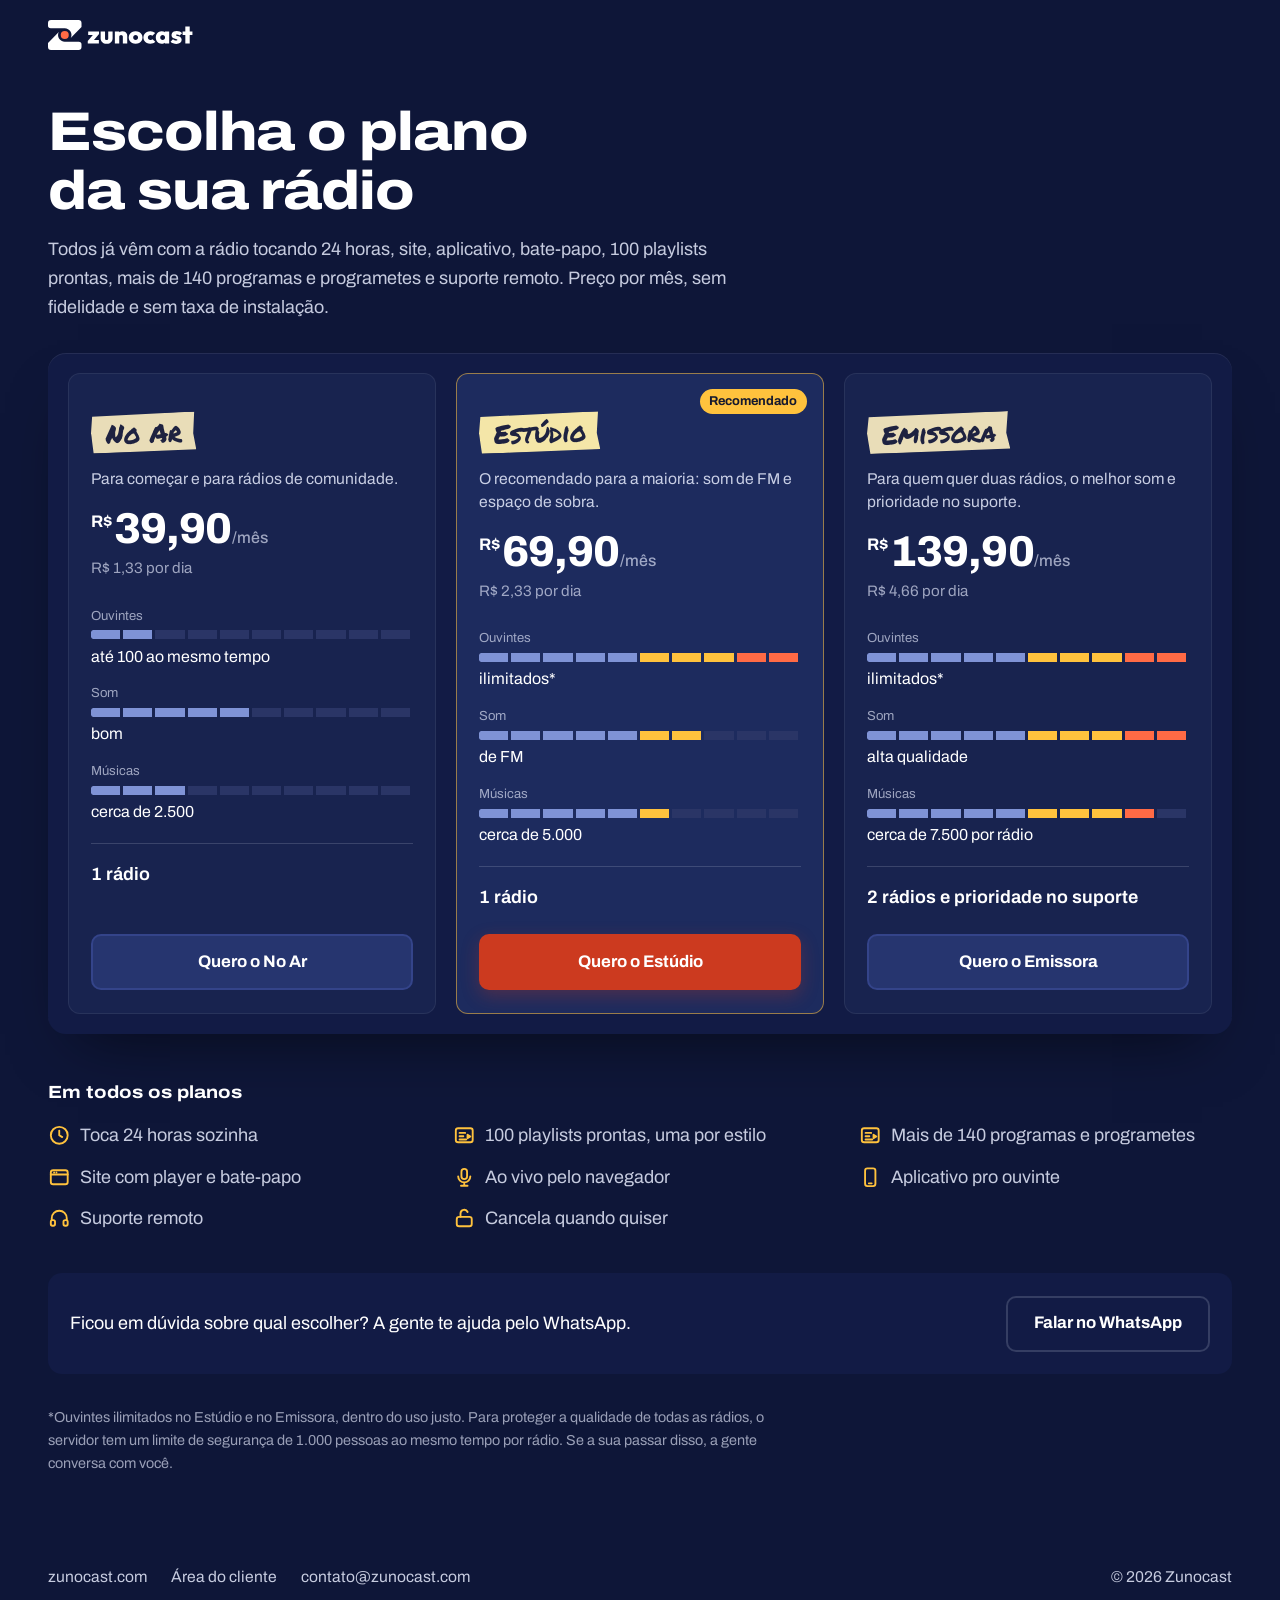
<file: planos/index.html>
<!doctype html>
<html lang="pt-BR">
<head>
<meta charset="utf-8">
<meta name="viewport" content="width=device-width, initial-scale=1">
<title>Escolha o plano da sua rádio | Zunocast</title>
<meta name="description" content="No Ar, Estúdio ou Emissora: todos com site, app, bate-papo, 100 playlists prontas, mais de 140 programas e programetes e suporte remoto. A partir de R$ 39,90 por mês, sem fidelidade.">
<link rel="canonical" href="https://zunocast.com/planos/">
<meta name="theme-color" content="#0E1638">
<link rel="icon" href="/assets/img/marca/zunocast-icone.svg" type="image/svg+xml">
<link rel="icon" href="/assets/img/marca/favicon-32.png" sizes="32x32" type="image/png">
<link rel="apple-touch-icon" href="/assets/img/marca/apple-touch-icon.png">
<meta property="og:type" content="website">
<meta property="og:locale" content="pt_BR">
<meta property="og:site_name" content="Zunocast">
<meta property="og:url" content="https://zunocast.com/planos/">
<meta property="og:title" content="Escolha o plano da sua rádio | Zunocast">
<meta property="og:description" content="No Ar, Estúdio ou Emissora: todos com site, app, bate-papo, 100 playlists prontas, mais de 140 programas e programetes e suporte remoto. A partir de R$ 39,90 por mês, sem fidelidade.">
<meta property="og:image" content="https://zunocast.com/assets/img/og/og-planos.jpg">
<meta property="og:image:width" content="1200">
<meta property="og:image:height" content="630">
<meta property="og:image:alt" content="Escolha o plano da sua rádio | Zunocast">
<meta name="twitter:card" content="summary_large_image">
<link rel="preload" href="/assets/fonts/archivo-latin.woff2" as="font" type="font/woff2" crossorigin>
<link rel="stylesheet" href="/assets/css/site.css">
<style>
.escolha { background: var(--madrugada); color: var(--branco); min-height: 100vh; }
.escolha__topo { padding: 1.25rem 0; }
.escolha__cabeca { padding: 1.5rem 0 0; max-width: 44rem; }
.escolha__cabeca h1 { font-size: clamp(2.1rem, 6vw, 3.4rem); }
.escolha__cabeca p { margin: 0.9rem 0 0; color: var(--no-escuro); }
.escolha .mesa { margin-top: 2rem; }
.canal .fita { font-size: 1.65rem; }
.canal__para { margin: 1rem 0 0; color: var(--no-escuro); font-size: 0.98rem; line-height: 1.45; }
.canal__preco { margin-top: 1rem; }
.escolha__duvida { margin-top: 2.5rem; padding: 1.4rem; border-radius: 14px; background: var(--console); display: flex; flex-wrap: wrap; align-items: center; gap: 1rem 1.5rem; }
.escolha__duvida p { margin: 0; flex: 1 1 16rem; }
.escolha .rodape { margin-top: 3rem; }
</style>
<script src="/assets/js/pixel.js"></script>
<script src="/assets/js/rastro.js" defer></script>
</head>
<body>
<noscript><img height="1" width="1" style="display:none" alt="" src="https://www.facebook.com/tr?id=1524793246335828&ev=PageView&noscript=1"></noscript>
<svg class="sprite" aria-hidden="true" focusable="false">
  <symbol id="i-relogio" viewBox="0 0 24 24"><circle cx="12" cy="12" r="9"/><path d="M12 7v5l3.2 2"/></symbol>
  <symbol id="i-site" viewBox="0 0 24 24"><rect x="3" y="4.5" width="18" height="15" rx="2.5"/><path d="M3 9h18M6.5 6.8h.01M9 6.8h.01"/></symbol>
  <symbol id="i-microfone" viewBox="0 0 24 24"><rect x="9" y="3" width="6" height="11" rx="3"/><path d="M5.5 11a6.5 6.5 0 0 0 13 0M12 17.5V21M8.5 21h7"/></symbol>
  <symbol id="i-celular" viewBox="0 0 24 24"><rect x="6.5" y="2.5" width="11" height="19" rx="2.5"/><path d="M10.5 18.5h3"/></symbol>
  <symbol id="i-programa" viewBox="0 0 24 24"><rect x="3" y="4.5" width="18" height="15" rx="2.5"/><path d="M7 9.5h6M7 13h4M7 16.5h7"/><path d="M15.5 11.5l3 1.8-3 1.8z"/></symbol>
  <symbol id="i-suporte" viewBox="0 0 24 24"><path d="M4 14v-2a8 8 0 0 1 16 0v2"/><rect x="3" y="14" width="4.5" height="6" rx="1.8"/><rect x="16.5" y="14" width="4.5" height="6" rx="1.8"/></symbol>
  <symbol id="i-livre" viewBox="0 0 24 24"><rect x="4" y="10.5" width="16" height="10" rx="2.5"/><path d="M8 10.5V7a4 4 0 0 1 7.6-1.7"/></symbol>
</svg>
<div class="escolha">
  <header class="caixa escolha__topo">
    <a class="marca" href="/" aria-label="Zunocast, início"><img src="/assets/img/marca/zunocast-horizontal-branco.svg" alt="Zunocast" width="143" height="30"></a>
  </header>
  <main class="caixa">
    <div class="escolha__cabeca">
      <h1>Escolha o plano da sua rádio</h1>
      <p>Todos já vêm com a rádio tocando 24 horas, site, aplicativo, bate-papo, 100 playlists prontas, mais de 140 programas e programetes e suporte remoto. Preço por mês, sem fidelidade e sem taxa de instalação.</p>
    </div>
    <div class="mesa">
      <article class="canal">
        
        <h2 class="fita">No Ar</h2>
        <p class="canal__para">Para começar e para rádios de comunidade.</p>
        <p class="canal__preco"><span class="canal__rs">R$</span>39,90<span class="canal__mes">/mês</span></p>
        <p class="canal__dia">R$ 1,33 por dia</p>
        <dl class="medidores"><div><dt>Ouvintes</dt><dd><span class="vu" style="--n:2" aria-hidden="true"></span>até 100 ao mesmo tempo</dd></div><div><dt>Som</dt><dd><span class="vu" style="--n:5" aria-hidden="true"></span>bom</dd></div><div><dt>Músicas</dt><dd><span class="vu" style="--n:3" aria-hidden="true"></span>cerca de 2.500</dd></div></dl>
        <p class="canal__extra">1 rádio</p>
        <a class="botao botao--mesa" href="https://checkout.zunocast.com/c/rozbjmb?utm_source=whatsapp&amp;utm_medium=atendimento&amp;utm_campaign=link-plano">Quero o No Ar</a>
      </article>
      <article class="canal canal--destaque">
        <p class="canal__selo">Recomendado</p>
        <h2 class="fita">Estúdio</h2>
        <p class="canal__para">O recomendado para a maioria: som de FM e espaço de sobra.</p>
        <p class="canal__preco"><span class="canal__rs">R$</span>69,90<span class="canal__mes">/mês</span></p>
        <p class="canal__dia">R$ 2,33 por dia</p>
        <dl class="medidores"><div><dt>Ouvintes</dt><dd><span class="vu" style="--n:10" aria-hidden="true"></span>ilimitados*</dd></div><div><dt>Som</dt><dd><span class="vu" style="--n:7" aria-hidden="true"></span>de FM</dd></div><div><dt>Músicas</dt><dd><span class="vu" style="--n:6" aria-hidden="true"></span>cerca de 5.000</dd></div></dl>
        <p class="canal__extra">1 rádio</p>
        <a class="botao botao--coral" href="https://checkout.zunocast.com/c/ws361cd?utm_source=whatsapp&amp;utm_medium=atendimento&amp;utm_campaign=link-plano">Quero o Estúdio</a>
      </article>
      <article class="canal">
        
        <h2 class="fita">Emissora</h2>
        <p class="canal__para">Para quem quer duas rádios, o melhor som e prioridade no suporte.</p>
        <p class="canal__preco"><span class="canal__rs">R$</span>139,90<span class="canal__mes">/mês</span></p>
        <p class="canal__dia">R$ 4,66 por dia</p>
        <dl class="medidores"><div><dt>Ouvintes</dt><dd><span class="vu" style="--n:10" aria-hidden="true"></span>ilimitados*</dd></div><div><dt>Som</dt><dd><span class="vu" style="--n:10" aria-hidden="true"></span>alta qualidade</dd></div><div><dt>Músicas</dt><dd><span class="vu" style="--n:9" aria-hidden="true"></span>cerca de 7.500 por rádio</dd></div></dl>
        <p class="canal__extra">2 rádios e prioridade no suporte</p>
        <a class="botao botao--mesa" href="https://checkout.zunocast.com/c/tjbqm9a?utm_source=whatsapp&amp;utm_medium=atendimento&amp;utm_campaign=link-plano">Quero o Emissora</a>
      </article>
    </div>
    <div class="todos">
      <h3>Em todos os planos</h3>
      <ul>
        <li><svg class="icone"><use href="#i-relogio"/></svg>Toca 24 horas sozinha</li>
        <li><svg class="icone"><use href="#i-programa"/></svg>100 playlists prontas, uma por estilo</li>
        <li><svg class="icone"><use href="#i-programa"/></svg>Mais de 140 programas e programetes</li>
        <li><svg class="icone"><use href="#i-site"/></svg>Site com player e bate-papo</li>
        <li><svg class="icone"><use href="#i-microfone"/></svg>Ao vivo pelo navegador</li>
        <li><svg class="icone"><use href="#i-celular"/></svg>Aplicativo pro ouvinte</li>
        <li><svg class="icone"><use href="#i-suporte"/></svg>Suporte remoto</li>
        <li><svg class="icone"><use href="#i-livre"/></svg>Cancela quando quiser</li>
      </ul>
    </div>
    <div class="escolha__duvida">
      <p>Ficou em dúvida sobre qual escolher? A gente te ajuda pelo WhatsApp.</p>
      <a class="botao botao--claro" href="https://wa.me/5511943278663?text=Oi%21%20Estou%20na%20p%C3%A1gina%20de%20planos%20e%20fiquei%20com%20uma%20d%C3%BAvida.">Falar no WhatsApp</a>
    </div>
    <p class="uso-justo">*Ouvintes ilimitados no Estúdio e no Emissora, dentro do uso justo. Para proteger a qualidade de todas as rádios, o servidor tem um limite de segurança de 1.000 pessoas ao mesmo tempo por rádio. Se a sua passar disso, a gente conversa com você.</p>
  </main>
  <footer class="rodape">
    <div class="caixa rodape__linha">
      <ul>
        <li><a href="/">zunocast.com</a></li>
        <li><a href="https://cliente.zunocast.com/login">Área do cliente</a></li>
        <li><a href="mailto:contato@zunocast.com">contato@zunocast.com</a></li>
      </ul>
      <p>© 2026 Zunocast</p>
    </div>
  </footer>
</div>
</body>
</html>
</file>
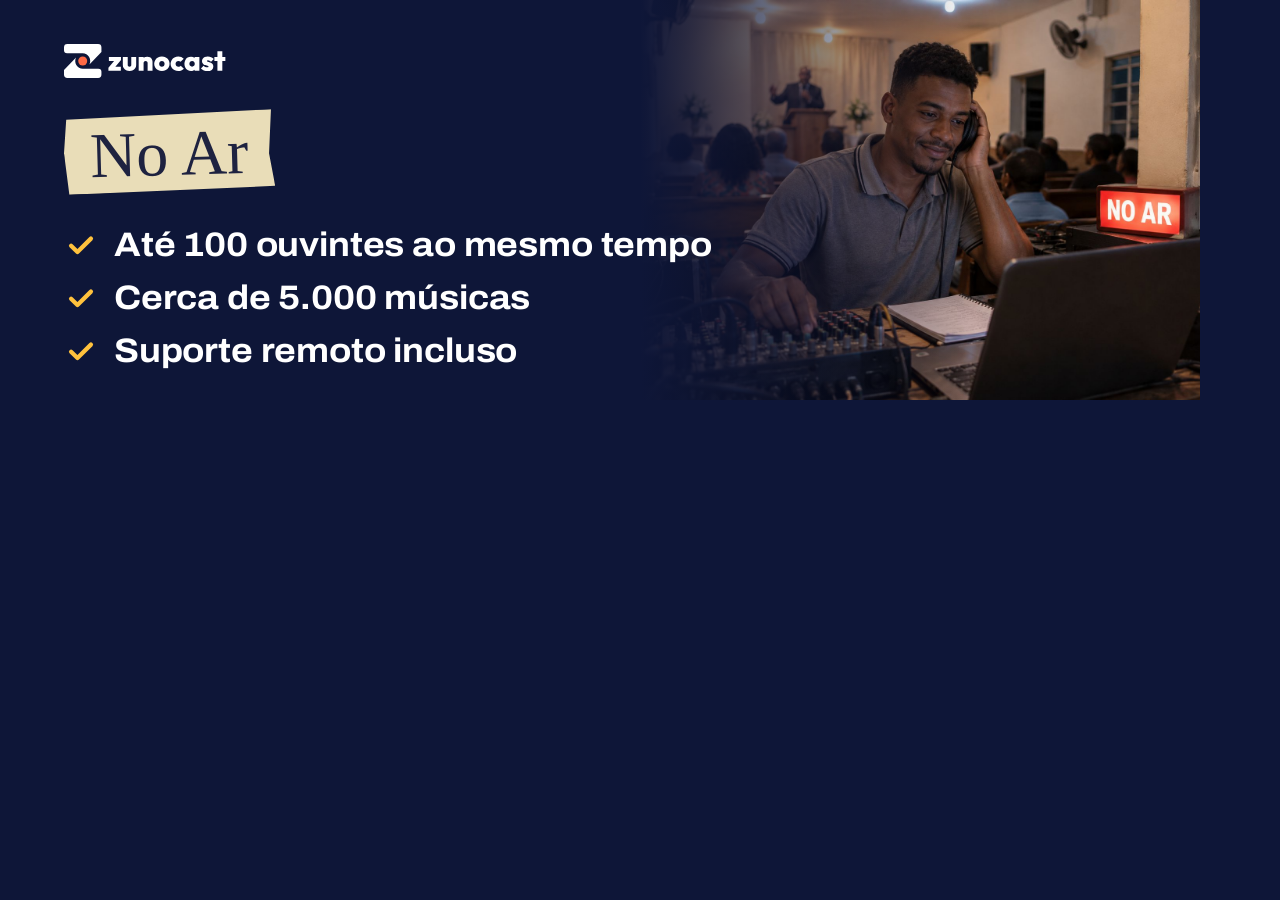
<file: assets/img/checkout/banner.html>
<!doctype html>
<html lang="pt-BR"><head><meta charset="utf-8">
<!-- Fonte dos banners do checkout (1200x400). Renderizado em 2x e gravado
     como JPG: banner-noar.jpg, banner-estudio.jpg, banner-emissora.jpg.
     Uso: banner.html?plano=noar|estudio|emissora -->
<link rel="stylesheet" href="https://fonts.googleapis.com/css2?family=Archivo:wdth,wght@62..125,400..800&family=Permanent+Marker&display=swap">
<style>
*{box-sizing:border-box;margin:0;padding:0}
html,body{width:1200px;height:400px;overflow:hidden}
body{font-family:Archivo,sans-serif;background:#0E1638;color:#fff;position:relative}
.foto{position:absolute;right:0;top:0;width:560px;height:400px;background-size:cover;background-position:center}
.foto::after{content:"";position:absolute;inset:0;background:linear-gradient(90deg,#0E1638 0%,rgba(14,22,56,.55) 28%,rgba(14,22,56,0) 60%)}
.texto{position:absolute;left:64px;top:44px;width:700px}
.logo{height:34px;display:block}
.fita{display:inline-block;margin-top:34px;font-family:"Permanent Marker",cursive;font-size:64px;line-height:1;color:#1E2240;background:#E9DDB8;padding:10px 26px 6px;transform:rotate(-1.6deg);box-shadow:0 6px 16px rgba(0,0,0,.35);clip-path:polygon(1.5% 6%,99% 0,97.5% 55%,100% 96%,2% 100%,0 48%)}
.fita.destaque{background:#F4E6A8}
ul{list-style:none;margin-top:34px;display:grid;gap:16px}
li{display:flex;align-items:center;gap:16px;font-size:34px;font-weight:700;letter-spacing:-.005em;font-variation-settings:"wdth" 108}
li svg{width:34px;height:34px;flex:none;fill:none;stroke:#FFC23D;stroke-width:3;stroke-linecap:round;stroke-linejoin:round}
</style></head><body>
<div id="arte"></div>
<script>
const planos = {
  noar: { nome: 'No Ar', foto: '../estudio-igreja.jpg', itens: ['Até 100 ouvintes ao mesmo tempo', 'Cerca de 5.000 músicas', 'Suporte remoto incluso'] },
  estudio: { nome: 'Estúdio', destaque: true, foto: '../estudio-casa.jpg', itens: ['Ouvintes ilimitados', 'Som de FM e 10.000 músicas', 'Suporte remoto incluso'] },
  emissora: { nome: 'Emissora', foto: '../estudio-profissional.jpg', posicao: '68% center', itens: ['2 rádios, ouvintes ilimitados', 'Som de alta qualidade', 'Prioridade no suporte remoto'] },
};
const p = planos[new URLSearchParams(location.search).get('plano') || 'noar'];
const certo = '<svg viewBox="0 0 24 24"><path d="M5 12.5l4.5 4.5L19 7.5"/></svg>';
const direita = `<div class="foto" style="background-image:url('${p.foto}');background-position:${p.posicao || 'center'}"></div>`;
document.getElementById('arte').innerHTML = direita + `
  <div class="texto">
    <img class="logo" src="../marca/zunocast-horizontal-branco.svg" alt="">
    <div><span class="fita${p.destaque ? ' destaque' : ''}">${p.nome}</span></div>
    <ul>${p.itens.map(i => `<li>${certo}${i}</li>`).join('')}</ul>
  </div>`;
</script>
</body></html>
</file>
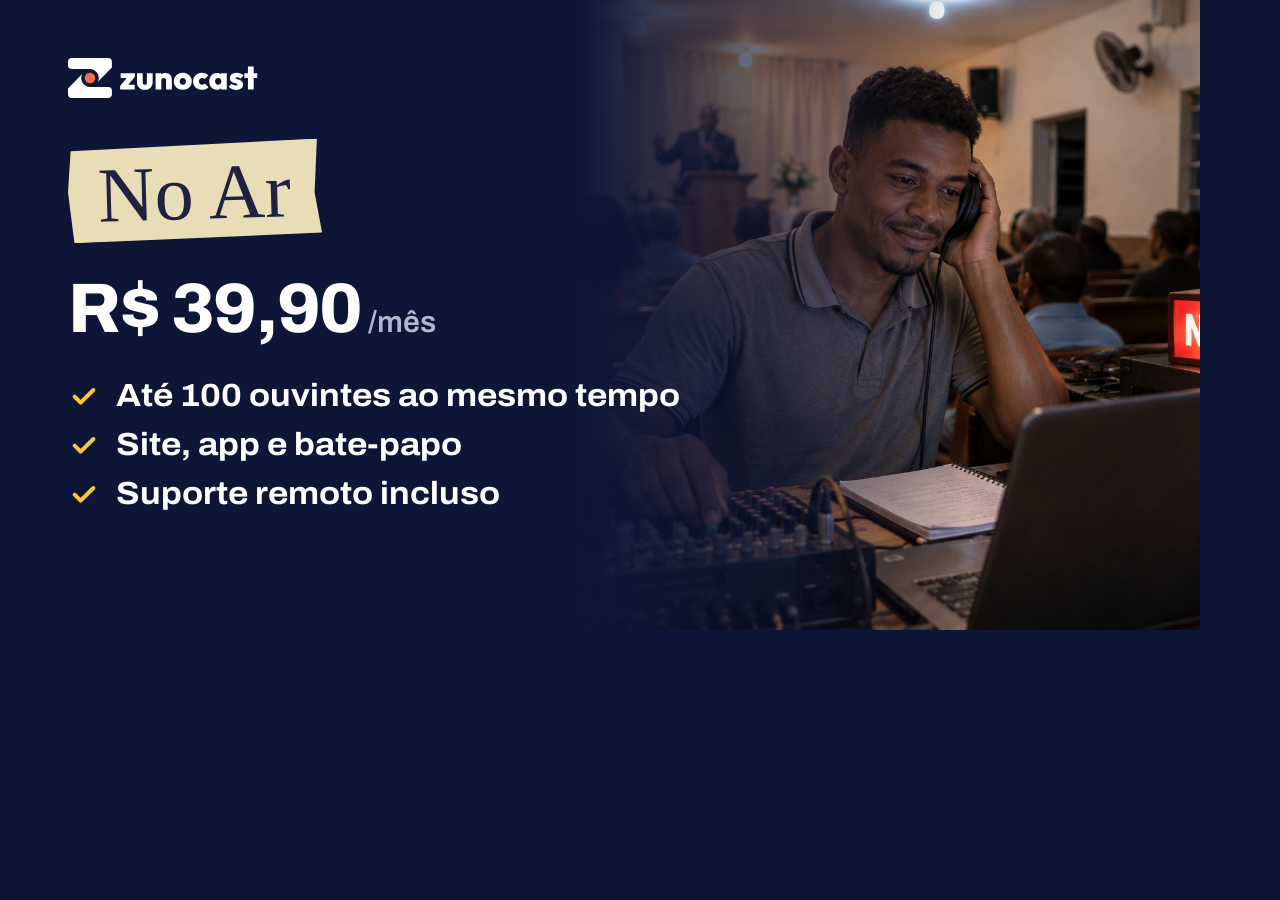
<file: assets/img/og/og.html>
<!doctype html>
<html lang="pt-BR"><head><meta charset="utf-8">
<!-- Fonte das imagens de prévia dos links (1200x630), as que aparecem no
     WhatsApp quando a Ana manda zunocast.com/no-ar, /estudio, /emissora ou
     /planos. Renderizado e gravado como JPG: og-noar.jpg, og-estudio.jpg,
     og-emissora.jpg, og-planos.jpg. Uso: og.html?plano=noar|estudio|emissora|planos -->
<link rel="stylesheet" href="https://fonts.googleapis.com/css2?family=Archivo:wdth,wght@62..125,400..800&family=Permanent+Marker&display=swap">
<style>
*{box-sizing:border-box;margin:0;padding:0}
html,body{width:1200px;height:630px;overflow:hidden}
body{font-family:Archivo,sans-serif;background:#0E1638;color:#fff;position:relative}
.foto{position:absolute;right:0;top:0;width:620px;height:630px;background-size:cover;background-position:center}
.foto::after{content:"";position:absolute;inset:0;background:linear-gradient(90deg,#0E1638 0%,rgba(14,22,56,.6) 30%,rgba(14,22,56,0) 62%)}
.texto{position:absolute;left:68px;top:58px;width:720px}
.logo{height:40px;display:block}
.fita{display:inline-block;margin-top:44px;font-family:"Permanent Marker",cursive;font-size:78px;line-height:1;color:#1E2240;background:#E9DDB8;padding:12px 30px 8px;transform:rotate(-1.6deg);box-shadow:0 6px 16px rgba(0,0,0,.35);clip-path:polygon(1.5% 6%,99% 0,97.5% 55%,100% 96%,2% 100%,0 48%)}
.fita.destaque{background:#F4E6A8}
.preco{margin-top:34px;font-size:70px;font-weight:800;letter-spacing:-.02em;line-height:1}
.preco small{font-size:30px;font-weight:600;color:rgba(233,238,255,.75);letter-spacing:0}
ul{list-style:none;margin-top:34px;display:grid;gap:14px}
li{display:flex;align-items:center;gap:16px;font-size:32px;font-weight:700;font-variation-settings:"wdth" 108}
li svg{width:32px;height:32px;flex:none;fill:none;stroke:#FFC23D;stroke-width:3;stroke-linecap:round;stroke-linejoin:round}
.canais{display:flex;gap:14px;margin-top:40px}
.canal{background:#18234F;border:1px solid rgba(255,255,255,.1);border-radius:14px;padding:22px 20px 18px;width:238px}
.canal.destaque{background:#1D2B5E;border-color:rgba(255,194,61,.6)}
.canal .fita{font-size:34px;margin-top:0;padding:6px 14px 4px}
.canal p{margin-top:18px;font-size:30px;font-weight:800;white-space:nowrap}
.canal p small{font-size:18px;color:rgba(233,238,255,.7);font-weight:600}
.titulo{margin-top:44px;font-size:62px;font-weight:800;line-height:1.05;letter-spacing:-.015em}
</style></head><body>
<div id="arte"></div>
<script>
const planos = {
  noar: { nome: 'No Ar', preco: '39,90', foto: '../estudio-igreja.jpg', itens: ['Até 100 ouvintes ao mesmo tempo', 'Site, app e bate-papo', 'Suporte remoto incluso'] },
  estudio: { nome: 'Estúdio', preco: '69,90', destaque: true, foto: '../estudio-casa.jpg', itens: ['Ouvintes ilimitados, som de FM', 'Site, app e bate-papo', 'Suporte remoto incluso'] },
  emissora: { nome: 'Emissora', preco: '139,90', foto: '../estudio-profissional.jpg', posicao: '68% center', itens: ['2 rádios, ouvintes ilimitados', 'Som de alta qualidade', 'Prioridade no suporte'] },
};
const chave = new URLSearchParams(location.search).get('plano') || 'noar';
const certo = '<svg viewBox="0 0 24 24"><path d="M5 12.5l4.5 4.5L19 7.5"/></svg>';
const logo = '<img class="logo" src="../marca/zunocast-horizontal-branco.svg" alt="">';
const arte = document.getElementById('arte');
if (chave === 'planos') {
  arte.innerHTML = `<div class="foto" style="background-image:url('../estudio-casa.jpg')"></div>
    <div class="texto">${logo}
      <p class="titulo">Escolha o plano<br>da sua rádio</p>
      <div class="canais">${Object.values(planos).map(p => `<div class="canal${p.destaque ? ' destaque' : ''}">
        <span class="fita${p.destaque ? ' destaque' : ''}">${p.nome}</span><p>R$ ${p.preco}<small>/mês</small></p></div>`).join('')}</div>
    </div>`;
} else {
  const p = planos[chave];
  arte.innerHTML = `<div class="foto" style="background-image:url('${p.foto}');background-position:${p.posicao || 'center'}"></div>
    <div class="texto">${logo}
      <div><span class="fita${p.destaque ? ' destaque' : ''}">${p.nome}</span></div>
      <p class="preco">R$ ${p.preco}<small> /mês</small></p>
      <ul>${p.itens.map(i => `<li>${certo}${i}</li>`).join('')}</ul>
    </div>`;
}
</script>
</body></html>
</file>
<file: assets/css/site.css>
/* Zunocast — mundo "Estúdio no ar".
   A página é um estúdio pequeno no momento em que entra no ar: parede
   azul-noite, a placa NO AR que acende uma vez, os planos como canais de uma
   mesa de som com os nomes na fita crepe. O coral é a luz da placa e o botão
   de assinar, mais nada. Paleta: autoradio/docs/identidade-visual.md. */
/* Fontes servidas pelo próprio site (antes vinham do Google Fonts e a
   página abria em outra letra e dava um pulo). As "Reserva" são a Arial
   ajustada para ocupar o mesmo espaço da Archivo enquanto ela carrega:
   texto corrido e títulos (largos e pesados) têm medidas diferentes. */
@font-face {
  font-family: "Archivo"; src: url("../fonts/archivo-latin.woff2") format("woff2");
  font-weight: 400 800; font-stretch: 62% 125%; font-style: normal; font-display: swap;
  unicode-range: U+0000-00FF, U+0131, U+0152-0153, U+02BB-02BC, U+02C6, U+02DA, U+02DC, U+0304, U+0308, U+0329, U+2000-206F, U+20AC, U+2122, U+2191, U+2193, U+2212, U+2215, U+FEFF, U+FFFD;
}
@font-face {
  font-family: "Permanent Marker"; src: url("../fonts/permanent-marker-latin.woff2") format("woff2");
  font-weight: 400; font-style: normal; font-display: swap;
}
@font-face {
  font-family: "Unica One"; src: url("../fonts/unica-one-latin.woff2") format("woff2");
  font-weight: 400; font-style: normal; font-display: swap;
}
@font-face {
  font-family: "Archivo Reserva"; src: local("Arial"), local("ArialMT");
  font-weight: 400 600;
  size-adjust: 98.27%; ascent-override: 89.35%; descent-override: 21.37%; line-gap-override: 0%;
}
@font-face {
  font-family: "Archivo Reserva"; src: local("Arial Bold"), local("Arial-BoldMT");
  font-weight: 700 800;
  size-adjust: 98%; ascent-override: 89.6%; descent-override: 21.4%; line-gap-override: 0%;
}
@font-face {
  font-family: "Archivo Reserva Titulo"; src: local("Arial Bold"), local("Arial-BoldMT");
  font-weight: 700 800;
  size-adjust: 117.4%; ascent-override: 74.8%; descent-override: 17.9%; line-gap-override: 0%;
}
:root {
  --noite: #1B2C6B;
  --madrugada: #0E1638;
  --console: #121B45;
  --coral: #CC3A1F;
  --coral-fundo: #B0311A;
  --coral-aceso: #FF6A45;
  --sol: #FFC23D;
  --papel: #F4F6FB;
  --nevoa: #E3E8F4;
  --tinta: #16192E;
  --tinta-suave: #4E5470;
  --branco: #FFFFFF;
  --no-escuro: rgba(233, 238, 255, 0.84);
  --no-escuro-suave: rgba(233, 238, 255, 0.64);
  --linha-escura: rgba(233, 238, 255, 0.16);
  --fita: #E9DDB8;

  --fonte: "Archivo", "Archivo Reserva", "Segoe UI", Roboto, Arial, sans-serif;
  --fonte-titulo: "Archivo", "Archivo Reserva Titulo", "Segoe UI", Roboto, Arial, sans-serif;
  --marcador: "Permanent Marker", "Comic Sans MS", cursive;

  --raio: 10px;
  --caixa: 74rem;
  --secao: clamp(4rem, 9vw, 7.5rem);
}

*, *::before, *::after { box-sizing: border-box; }
html { scroll-behavior: smooth; -webkit-text-size-adjust: 100%; scrollbar-color: var(--noite) var(--nevoa); accent-color: var(--coral); }
@media (prefers-reduced-motion: reduce) { html { scroll-behavior: auto; } }
::selection { background: var(--coral); color: var(--branco); }

body {
  margin: 0; font-family: var(--fonte); font-size: 1.125rem; line-height: 1.6;
  color: var(--tinta); background: var(--papel); caret-color: var(--coral);
}
h1, h2, h3 { margin: 0; font-family: var(--fonte-titulo); line-height: 1.08; text-wrap: balance; font-variation-settings: "wdth" 116; }
h1 { font-size: clamp(2.5rem, 6.2vw, 4.75rem); font-weight: 800; letter-spacing: -0.02em; }
h2 { font-size: clamp(1.85rem, 3.9vw, 2.85rem); font-weight: 760; letter-spacing: -0.012em; }
h3 { font-size: 1.2rem; font-weight: 720; line-height: 1.25; }
p { margin: 0; }
a { color: inherit; text-underline-offset: 0.2em; }
img { display: block; max-width: 100%; height: auto; }

.sprite { position: absolute; width: 0; height: 0; overflow: hidden; }
.icone {
  width: 1.25em; height: 1.25em; flex: none;
  fill: none; stroke: currentColor; stroke-width: 2; stroke-linecap: round; stroke-linejoin: round;
}

:focus-visible { outline: 3px solid var(--sol); outline-offset: 3px; border-radius: 4px; }
.papel :focus-visible { outline-color: var(--noite); }

.pular {
  position: absolute; left: 1rem; top: -4rem; z-index: 10; background: var(--sol); color: var(--tinta);
  padding: 0.6rem 1rem; border-radius: var(--raio); font-weight: 700; text-decoration: none;
}
.pular:focus { top: 1rem; }

.caixa { width: min(100% - 2.5rem, var(--caixa)); margin-inline: auto; }

/* ---------- topo ---------- */
.marca { display: inline-flex; align-items: center; text-decoration: none; }
.marca img { display: block; height: 1.9rem; width: auto; }
.topo { background: var(--madrugada); color: var(--branco); }
.topo__linha { display: flex; align-items: center; gap: 1.5rem; min-height: 4.25rem; }
.topo__nav { display: none; gap: 1.75rem; margin-left: auto; font-size: 1rem; }
.topo__nav a, .topo__cliente { text-decoration: none; color: var(--no-escuro); }
.topo__nav a:hover, .topo__cliente:hover { color: var(--branco); text-decoration: underline; }
.topo__cliente {
  margin-left: auto; font-size: 0.92rem; font-weight: 600; white-space: nowrap;
  border: 1px solid var(--linha-escura); border-radius: 999px; padding: 0.35rem 0.9rem;
}
@media (min-width: 60rem) { .topo__nav { display: flex; } .topo__cliente { margin-left: 0; } }

/* ---------- botoes ---------- */
.botao {
  display: inline-flex; align-items: center; justify-content: center; gap: 0.5rem;
  min-height: 3.3rem; padding: 0.8rem 1.6rem; border-radius: var(--raio);
  font: inherit; font-weight: 700; font-size: 1.05rem; text-decoration: none; text-align: center;
  border: 2px solid transparent; cursor: pointer;
  transition: background-color 0.15s ease, color 0.15s ease, border-color 0.15s ease, transform 0.15s ease;
}
.botao:active { transform: translateY(1px); }
.botao--coral { background: var(--coral); color: var(--branco); box-shadow: 0 6px 18px rgba(204, 58, 31, 0.28); }
.botao--coral:hover { background: var(--coral-fundo); }
.botao--claro { border-color: var(--linha-escura); color: var(--branco); }
.botao--claro:hover { border-color: var(--branco); }
.botao--mesa { background: #26356F; color: var(--branco); border-color: #34448A; }
.botao--mesa:hover { background: #2F4086; }

/* ---------- a placa NO AR ----------
   Caixa de luz de estudio. Nasce apagada e acende uma vez ao abrir a pagina
   (site.js). A luz que vaza na parede e sombra com deslocamento, nao halo. */
.placa {
  display: inline-grid; place-items: center; padding: 0.4rem;
  border-radius: 8px; background: #0A1030; margin-bottom: 1.75rem;
  box-shadow: inset 0 0 0 1px rgba(255, 255, 255, 0.06), 0 10px 24px rgba(0, 0, 0, 0.35);
}
.placa span {
  display: block; padding: 0.35rem 1.1rem 0.4rem; border-radius: 4px;
  font-variation-settings: "wdth" 125; font-weight: 800; font-size: 1.35rem; letter-spacing: 0.08em;
  color: #6D4A52; background: #3A1F2A;
  transition: background-color 0.25s ease, color 0.25s ease, box-shadow 0.6s ease;
}
.placa--acesa span {
  color: var(--branco); background: var(--coral-aceso);
  box-shadow: 0 14px 38px -6px rgba(255, 106, 69, 0.55), inset 0 -3px 0 rgba(0, 0, 0, 0.12);
}
.placa--piscando span { animation: acender 0.9s steps(1, end) forwards; }
@keyframes acender {
  0% { background: var(--coral-aceso); color: var(--branco); }
  12% { background: #3A1F2A; color: #6D4A52; }
  22% { background: var(--coral-aceso); color: var(--branco); }
  30% { background: #3A1F2A; color: #6D4A52; }
  100% { background: var(--coral-aceso); color: var(--branco); }
}
.fecho .placa { margin: 0; }

/* ---------- estudio (primeira dobra) ---------- */
.estudio { background: var(--noite); color: var(--branco); padding: 2.75rem 0 0; overflow: hidden; }
.estudio__grade { display: grid; gap: 2.75rem; }
.estudio__grade > * { min-width: 0; }
.estudio__texto h1 { max-width: 13ch; }
.estudio__lead { margin-top: 1.35rem; max-width: 36rem; font-size: 1.2rem; color: var(--no-escuro); }
.estudio__acoes { display: flex; flex-wrap: wrap; gap: 0.8rem; margin-top: 2rem; }
.estudio__condicoes {
  display: flex; flex-wrap: wrap; gap: 0.5rem 1.5rem; list-style: none; margin: 1.6rem 0 0; padding: 0;
  font-size: 0.98rem; color: var(--no-escuro);
}
.estudio__condicoes li { display: inline-flex; align-items: center; gap: 0.4rem; }
.estudio__condicoes .icone { color: var(--sol); }

.estudio__foto { position: relative; margin: 0 -1.25rem; }
.estudio__foto img { width: 100%; aspect-ratio: 4 / 3; object-fit: cover; object-position: 60% 40%; }
.ao-vivo {
  position: absolute; left: 1.25rem; bottom: 1.25rem; right: 1.25rem; max-width: 22rem;
  display: flex; align-items: center; gap: 0.6rem; flex-wrap: wrap;
  padding: 0.7rem 0.95rem; border-radius: 12px; background: rgba(10, 16, 48, 0.88);
  font-size: 0.92rem; color: var(--no-escuro); box-shadow: 0 10px 30px rgba(0, 0, 0, 0.35);
}
.ao-vivo b { color: var(--branco); margin-right: 0.3rem; }
.ao-vivo__ouvintes { margin-left: auto; color: var(--sol); font-weight: 600; font-variant-numeric: tabular-nums; }
.ponto-vivo {
  width: 0.62rem; height: 0.62rem; border-radius: 50%; background: var(--coral-aceso); display: inline-block; flex: none;
  animation: pulso 1.8s ease-in-out infinite;
}
@keyframes pulso { 0%, 100% { opacity: 1; } 50% { opacity: 0.35; } }

@media (min-width: 62rem) {
  .estudio { padding: 0; }
  .estudio__grade { grid-template-columns: minmax(0, 1fr) minmax(0, 1.05fr); align-items: stretch; gap: 3.5rem; }
  .estudio__texto { padding: 5rem 0 5.5rem; align-self: center; }
  .estudio__foto { margin: 0 calc((100vw - min(100vw - 2.5rem, var(--caixa))) / -2) 0 0; }
  .estudio__foto img { height: 100%; aspect-ratio: auto; min-height: 36rem; }
  .ao-vivo { left: 2rem; bottom: 2rem; }
}

/* ---------- secoes de papel ---------- */
.papel { background: var(--papel); padding: var(--secao) 0; }
.papel--colado { padding-top: 0; }
.papel h2 { max-width: 22ch; }

.trava { display: grid; gap: 2rem; }
.trava__lista { list-style: none; padding: 0; margin: 0; display: grid; }
.trava__lista li {
  display: flex; gap: 0.9rem; align-items: flex-start; padding: 1.05rem 0;
  border-bottom: 1px solid rgba(22, 25, 46, 0.12); font-size: 1.15rem; max-width: 40rem;
}
.trava__lista .icone { color: var(--coral); margin-top: 0.2rem; }
.trava__virada { font-weight: 720; font-size: 1.3rem; color: var(--noite); }
@media (min-width: 62rem) {
  .trava { grid-template-columns: minmax(0, 0.9fr) minmax(0, 1.1fr); column-gap: 5rem; align-items: start; }
  .trava__virada { grid-column: 2; }
}

.passos { list-style: none; counter-reset: passo; padding: 0; margin: 2.5rem 0 0; display: grid; gap: 2.25rem; }
.passos li { counter-increment: passo; position: relative; padding-top: 3.75rem; border-top: 3px solid var(--noite); }
.passos li::before {
  content: counter(passo); position: absolute; top: 0.75rem; left: 0; color: var(--noite);
  font-variation-settings: "wdth" 125; font-weight: 800; font-size: 2.3rem; line-height: 1;
}
.passos p { margin-top: 0.5rem; color: var(--tinta-suave); max-width: 30rem; }
@media (min-width: 52rem) { .passos { grid-template-columns: repeat(3, 1fr); gap: 2.5rem; } }

/* ---------- o que vem + celular do ouvinte ---------- */
.ouvinte { background: var(--nevoa); padding: var(--secao) 0; }
.ouvinte__grade { display: grid; gap: 3.5rem; }
.ouvinte__grade > * { min-width: 0; }
.recursos { margin: 2.25rem 0 0; display: grid; }
.recursos > div { padding: 1.25rem 0; border-top: 1px solid rgba(27, 44, 107, 0.16); }
.recursos dt { display: flex; align-items: center; gap: 0.65rem; font-weight: 720; font-size: 1.2rem; color: var(--noite); }
.recursos dd { margin: 0.35rem 0 0 1.9rem; color: var(--tinta-suave); max-width: 34rem; }
.endereco { color: var(--tinta); font-weight: 600; white-space: nowrap; }
@media (min-width: 62rem) {
  .ouvinte__grade { grid-template-columns: minmax(0, 1.2fr) minmax(0, 0.8fr); gap: 5rem; align-items: center; }
}

.ouvinte__demo { display: grid; justify-items: center; gap: 1.25rem; }
.fone {
  width: min(19rem, 86vw); padding: 0.7rem; border-radius: 2.4rem; background: var(--madrugada);
  box-shadow: 0 30px 60px -20px rgba(14, 22, 56, 0.55);
}
.fone__tela { border-radius: 1.8rem; overflow: hidden; background: var(--madrugada); color: var(--branco); }

/* Réplica do app da rádio (PWA, "Layout 1" do painel). As medidas saem da
   tela real de 375x812: tudo em % da largura (cqw) ou da altura, para o
   desenho ficar igual em qualquer tamanho de celular. */
.app { position: relative; aspect-ratio: 375 / 812; container-type: inline-size; }
.app__fundo { position: absolute; inset: 0; width: 100%; height: 100%; object-fit: cover; }
.app__menu {
  position: absolute; left: 4cqw; top: 2.7%; width: 8cqw; height: 8cqw; border-radius: 1cqw;
  background: var(--branco); display: grid; place-items: center;
}
.app__menu span, .app__menu span::before, .app__menu span::after {
  display: block; width: 3.6cqw; height: 0.55cqw; border-radius: 1px; background: #212529;
}
.app__menu span { position: relative; }
.app__menu span::before, .app__menu span::after { content: ""; position: absolute; left: 0; }
.app__menu span::before { top: -1.2cqw; }
.app__menu span::after { top: 1.2cqw; }
.app__capa {
  position: absolute; left: 13.3cqw; top: 2.8%; width: 73.4cqw; aspect-ratio: 1;
  border-radius: 50%; border: 4.3cqw solid rgba(255, 255, 255, 0.32); overflow: hidden;
}
.app__capa img { width: 100%; height: 100%; object-fit: cover; display: block; }
.app__nome, .app__musica {
  position: absolute; left: 5cqw; right: 5cqw; margin: 0; text-align: center; white-space: nowrap;
  font-family: "Unica One", "Archivo", sans-serif; font-size: 9.6cqw; line-height: 1.2; color: var(--branco);
  text-shadow: 0 1px 6px rgba(0, 0, 0, 0.35);
}
.app__nome { top: 42.8%; overflow: hidden; text-overflow: ellipsis; }
.app__musica { top: 50.6%; overflow: hidden; }
.app__musica span { display: inline-block; }
/* O app real rola o nome da música quando ele não cabe; aqui também. */
.app__musica--rolando { text-align: left; }
.app__musica--rolando span { animation: letreiro 9s ease-in-out infinite alternate; }
@keyframes letreiro {
  0%, 15% { transform: translateX(0); }
  85%, 100% { transform: translateX(var(--rolar, 0)); }
}
.app__play {
  position: absolute; left: 34cqw; top: 68.6%; width: 32cqw; aspect-ratio: 1; border-radius: 50%;
  background: var(--branco); border: 0; padding: 0; cursor: pointer;
  box-shadow: 0 0 0 0 rgba(255, 255, 255, 0.5); transition: box-shadow 0.2s ease, transform 0.1s ease;
}
.app__play:hover { box-shadow: 0 0 0 1.6cqw rgba(255, 255, 255, 0.22); }
.app__play:active { transform: scale(0.97); }
.app__play:focus-visible { outline: 3px solid var(--sol); outline-offset: 3px; }
.app__play::after {
  content: ""; position: absolute; left: 12.5cqw; top: 8.5cqw;
  border-left: 10.5cqw solid var(--app-icone, var(--noite)); border-top: 7.5cqw solid transparent; border-bottom: 7.5cqw solid transparent;
  border-radius: 1cqw;
}
/* Tocando: o triângulo vira as duas barras do pause. */
.app__play[aria-pressed="true"]::after {
  left: 10.5cqw; top: 9.5cqw; width: 11cqw; height: 13cqw; border: 0; border-radius: 0;
  background: linear-gradient(to right, var(--app-icone, var(--noite)) 0 36%, transparent 36% 64%, var(--app-icone, var(--noite)) 64%);
}
.fone__tela [id^="demo-"] { transition: opacity 0.18s ease; }
.fone--trocando [id^="demo-"] { opacity: 0; }

/* teclas de console para trocar o exemplo */
.teclas { display: flex; flex-wrap: wrap; justify-content: center; gap: 0.45rem; max-width: 24rem; }
.tecla {
  display: inline-flex; align-items: center; gap: 0.45rem; font: inherit; font-size: 0.9rem; font-weight: 650;
  padding: 0.5rem 0.8rem; border-radius: 7px; cursor: pointer; color: var(--noite);
  background: var(--branco); border: 1px solid rgba(27, 44, 107, 0.22); box-shadow: 0 2px 0 rgba(27, 44, 107, 0.18);
}
.tecla:hover { border-color: var(--noite); }
.tecla:active { transform: translateY(1px); box-shadow: 0 1px 0 rgba(27, 44, 107, 0.18); }
.tecla__led { width: 0.5rem; height: 0.5rem; border-radius: 50%; background: #C9CFDF; }
.tecla[aria-pressed="true"] { background: var(--noite); color: var(--branco); border-color: var(--noite); }
.tecla[aria-pressed="true"] .tecla__led { background: var(--coral-aceso); }
.ouvinte__nota { font-size: 0.88rem; color: var(--tinta-suave); }

/* ---------- programas e programetes ----------
   O quadro e a grade do dia presa na parede do estudio, com a fita crepe
   dos canais da mesa. Mostra, sem explicar, como fica a rádio com programa. */
/* Marca-texto amarelo nas palavras que o título quer destacar. */
mark.realce { color: inherit; background: linear-gradient(transparent 56%, rgba(255, 194, 61, 0.8) 56%, rgba(255, 194, 61, 0.8) 92%, transparent 92%); padding: 0 0.06em; -webkit-box-decoration-break: clone; box-decoration-break: clone; }
.grade { display: grid; gap: 3rem; }
.grade > * { min-width: 0; }
.grade__lead { margin-top: 1.25rem; max-width: 36rem; color: var(--tinta-suave); }
.grade__passos { margin: 2rem 0 0; padding: 0; list-style: none; counter-reset: gp; display: grid; gap: 0.85rem; max-width: 34rem; }
.grade__passos li { counter-increment: gp; position: relative; padding: 0.15rem 0 0 3rem; }
.grade__passos li::before {
  content: counter(gp); position: absolute; left: 0; top: 0; width: 2rem; height: 2rem; border-radius: 50%;
  display: grid; place-items: center; font-weight: 800; font-size: 0.95rem; background: var(--noite); color: var(--branco);
}
.grade__estilos { list-style: none; padding: 0; margin: 1.75rem 0 0; display: flex; flex-wrap: wrap; gap: 0.5rem; max-width: 36rem; }
.grade__estilos li {
  padding: 0.3rem 0.8rem; border-radius: 999px; background: var(--nevoa); color: var(--noite);
  font-weight: 650; font-size: 0.95rem;
}
.grade__nota { margin-top: 1.5rem; max-width: 36rem; font-weight: 650; color: var(--noite); }

.quadro {
  margin: 0; position: relative; padding: 2.75rem 1.5rem 1.4rem; border-radius: 6px;
  background: var(--branco); box-shadow: 0 30px 60px -28px rgba(14, 22, 56, 0.45); transform: rotate(0.6deg);
}
/* Acervo: a tela real do painel dentro de um notebook (28/10/2026) */
.notebook { margin: 0; padding: 0 5%; }
.notebook__tela {
  position: relative; padding: 3% 3% 3.4%; border-radius: 14px 14px 4px 4px; background: #121826;
  box-shadow: 0 30px 60px -28px rgba(14, 22, 56, 0.55);
}
.notebook__tela::before {
  content: ""; position: absolute; top: 1.1%; left: 50%; width: 6px; height: 6px; border-radius: 50%;
  background: #3a4256; transform: translateX(-50%);
}
.notebook__tela img { display: block; width: 100%; height: auto; border-radius: 3px; }
.notebook__base {
  position: relative; height: 14px; margin: 0 -5%; border-radius: 0 0 16px 16px;
  background: linear-gradient(#dfe3ea, #a9b0bd); box-shadow: 0 10px 18px -10px rgba(14, 22, 56, 0.45);
}
.notebook__base::after {
  content: ""; position: absolute; top: 0; left: 50%; width: 18%; height: 5px; transform: translateX(-50%);
  border-radius: 0 0 8px 8px; background: #8a92a1;
}
@media (min-width: 62rem) {
  .grade.grade--acervo { grid-template-columns: minmax(0, 1fr) minmax(0, 1.12fr); gap: 3.5rem; }
  .grade.grade--acervo .notebook { padding: 0 2%; }
}
.notebook figcaption { margin-top: 1.4rem; font-size: 0.88rem; color: var(--tinta-suave); text-align: center; }
.quadro__fita { position: absolute; top: -1rem; left: 1.25rem; font-size: 1.35rem; }
.quadro__lista { list-style: none; margin: 0; padding: 0; }
.quadro__lista li {
  display: grid; grid-template-columns: 3.6rem minmax(0, 1fr) auto; align-items: baseline; gap: 0.75rem;
  padding: 0.7rem 0; border-bottom: 1px dashed rgba(27, 44, 107, 0.22);
}
.quadro__lista time { font-weight: 800; font-variant-numeric: tabular-nums; color: var(--noite); }
.quadro__lista span { font-weight: 650; }
.quadro__lista em { font-style: normal; font-size: 0.8rem; font-weight: 700; text-transform: uppercase; letter-spacing: 0.04em; color: var(--tinta-suave); }
.quadro__vivo em { color: var(--coral); }
.quadro figcaption { margin-top: 1rem; font-size: 0.88rem; color: var(--tinta-suave); }
@media (min-width: 62rem) {
  .grade { grid-template-columns: minmax(0, 1.1fr) minmax(0, 0.9fr); gap: 5rem; align-items: center; }
}

/* ---------- vitrine: o site e o painel reais ----------
   Prints da rádio de exemplo (Rádio Som do Céu, porta 6676) numa moldura de
   navegador: o visitante vê o produto de verdade, não uma ilustração. */
.vitrine__topo { max-width: 46rem; }
.vitrine__lead { margin-top: 1.25rem; color: var(--no-escuro); }
.endereco--claro { color: var(--branco); }
.navegador { margin: 0; border-radius: 12px; overflow: hidden; background: #0b1030; box-shadow: 0 34px 70px -30px rgba(0, 0, 0, 0.7); }
.navegador--grande { margin-top: 2.75rem; }
.navegador__barra {
  display: flex; align-items: center; gap: 0.4rem; padding: 0.55rem 0.9rem;
  background: #1c2658; color: rgba(233, 238, 255, 0.72); font-size: 0.8rem;
}
.navegador__barra span { width: 0.62rem; height: 0.62rem; border-radius: 50%; background: rgba(233, 238, 255, 0.28); }
.navegador__barra b {
  margin-left: 0.8rem; flex: 1; max-width: 22rem; padding: 0.2rem 0.75rem; border-radius: 999px;
  background: rgba(0, 0, 0, 0.28); font-weight: 600; white-space: nowrap; overflow: hidden; text-overflow: ellipsis;
}
.navegador img { width: 100%; }
.navegador figcaption { padding: 0.8rem 1rem; font-size: 0.9rem; background: var(--branco); color: var(--tinta-suave); }
.vitrine__legenda { margin-top: 1rem; font-size: 0.92rem; color: var(--no-escuro-suave); }
.vitrine__legenda a { color: var(--sol); font-weight: 700; }
.vitrine__legenda--escura { color: var(--tinta-suave); }
.vitrine__legenda--escura a { color: var(--noite); }
.vitrine__destaques { margin-top: 3.5rem; display: grid; gap: 2.25rem; align-items: center; }
.vitrine__destaques > * { min-width: 0; }
.vitrine__dois { display: grid; gap: 1.75rem; }
.vitrine__dois h3 { color: var(--sol); font-size: 1.3rem; }
.vitrine__dois p { margin-top: 0.5rem; color: var(--no-escuro); max-width: 30rem; }
.vitrine__paginas {
  list-style: none; padding: 0; margin: 3rem 0 0; display: grid; gap: 0.7rem 1.5rem;
  grid-template-columns: repeat(auto-fit, minmax(13rem, 1fr)); color: var(--no-escuro);
}
.vitrine__paginas li { position: relative; padding-left: 1.5rem; }
.vitrine__paginas li::before {
  content: ""; position: absolute; left: 0.1rem; top: 0.45em; width: 0.7rem; height: 0.4rem;
  border-left: 2.5px solid var(--sol); border-bottom: 2.5px solid var(--sol); transform: rotate(-45deg);
}
@media (min-width: 62rem) {
  .vitrine__destaques { grid-template-columns: minmax(0, 1.15fr) minmax(0, 0.85fr); gap: 4rem; }
  .vitrine__paginas { grid-template-columns: repeat(4, 1fr); }
}

.painel-secao { background: var(--nevoa); padding: var(--secao) 0; }
.painel-secao__lead { margin-top: 1.25rem; color: var(--tinta-suave); }
.navegador--claro { background: var(--branco); box-shadow: 0 30px 60px -30px rgba(14, 22, 56, 0.45); }
.navegador--claro .navegador__barra { background: #D9DEEC; color: var(--tinta-suave); }
.navegador--claro .navegador__barra span { background: #B7BED3; }
.navegador--claro .navegador__barra b { background: rgba(255, 255, 255, 0.7); }
.painel-secao__grade { margin-top: 2.75rem; display: grid; gap: 2rem; align-items: start; }
.painel-secao__grade > * { min-width: 0; }
@media (min-width: 62rem) {
  .painel-secao__grade { grid-template-columns: minmax(0, 1fr) minmax(0, 1fr); gap: 2.5rem; }
}

/* ---------- carrossel de estilos (rádios de exemplo) ----------
   Prints dos sites de exemplo em exemplos.zunofm.com/<estilo>, sem barra de
   endereço; o link embaixo de cada um abre o site de verdade. Passa sozinho,
   para quando o visitante interage ou pede menos movimento. */
.estilos { margin-top: 2.75rem; }
.estilos .vitrine__legenda { text-align: center; }
.estilos__titulo { color: var(--branco); font-size: 1.45rem; }
.estilos__sub { margin-top: 0.5rem; color: var(--no-escuro); max-width: 40rem; }
.carrossel { position: relative; margin-top: 1.5rem; }
.carrossel__trilho {
  list-style: none; margin: 0; padding: 0; display: grid; grid-auto-flow: column; grid-auto-columns: 100%;
  overflow-x: auto; scroll-snap-type: x mandatory; scroll-behavior: smooth; scrollbar-width: none;
  border-radius: 12px; box-shadow: 0 34px 70px -30px rgba(0, 0, 0, 0.7);
}
.carrossel__trilho::-webkit-scrollbar { display: none; }
@media (prefers-reduced-motion: reduce) { .carrossel__trilho { scroll-behavior: auto; } }
.estilo { scroll-snap-align: start; background: #0b1030; min-width: 0; }
.estilo img { width: 100%; }
.estilo__legenda {
  display: flex; flex-wrap: wrap; align-items: center; gap: 0.4rem 0.9rem; padding: 0.9rem 1.1rem;
  background: #111a4a; color: var(--no-escuro);
}
.estilo__tag {
  padding: 0.15rem 0.65rem; border-radius: 999px; background: var(--sol); color: var(--tinta);
  font-size: 0.82rem; font-weight: 800; text-transform: uppercase; letter-spacing: 0.04em;
}
.estilo__legenda b { color: var(--branco); }
.estilo__legenda a { margin-left: auto; color: var(--sol); font-weight: 700; }
.carrossel__seta {
  position: absolute; top: 42%; width: 3rem; height: 3rem; border: 0; border-radius: 50%; cursor: pointer;
  background: rgba(14, 22, 56, 0.82); color: var(--branco); display: grid; place-items: center;
  box-shadow: 0 6px 18px rgba(0, 0, 0, 0.35);
}
.carrossel__seta::after {
  content: ""; width: 0.7rem; height: 0.7rem; border-right: 3px solid currentColor; border-bottom: 3px solid currentColor;
}
.carrossel__seta--antes { left: 0.75rem; }
.carrossel__seta--antes::after { transform: translateX(2px) rotate(135deg); }
.carrossel__seta--depois { right: 0.75rem; }
.carrossel__seta--depois::after { transform: translateX(-2px) rotate(-45deg); }
.carrossel__seta:hover { background: var(--noite); }
.carrossel__pontos { display: flex; justify-content: center; gap: 0.35rem; margin-top: 1rem; }
.carrossel__ponto { width: 2.75rem; height: 2.75rem; border: 0; background: none; cursor: pointer; display: grid; place-items: center; }
.carrossel__ponto::before { content: ""; width: 0.7rem; height: 0.7rem; border-radius: 50%; background: rgba(233, 238, 255, 0.35); transition: background 0.2s ease, transform 0.2s ease; }
.carrossel__ponto[aria-current="true"]::before { background: var(--sol); transform: scale(1.25); }
@media (max-width: 40rem) {
  .carrossel__seta { width: 2.5rem; height: 2.5rem; top: 30%; }
  .estilo__legenda a { margin-left: 0; }
}

/* ---------- amostras de programas e programetes ---------- */
.amostras { margin-top: 3.5rem; }
.amostras h3 { color: var(--noite); font-size: 1.45rem; }
.amostras__sub { margin-top: 0.4rem; color: var(--tinta-suave); }
.amostras__lista { list-style: none; margin: 1.5rem 0 0; padding: 0; display: grid; gap: 0.8rem; grid-template-columns: repeat(auto-fill, minmax(16rem, 1fr)); }
.amostra {
  width: 100%; display: grid; grid-template-columns: auto 1fr; grid-template-rows: auto auto auto; column-gap: 0.9rem; row-gap: 0.1rem;
  align-items: center; text-align: left; padding: 0.9rem 1rem; border: 1px solid rgba(27, 44, 107, 0.14); border-radius: var(--raio);
  background: var(--branco); color: var(--tinta); font: inherit; cursor: pointer; transition: border-color 0.15s ease, box-shadow 0.15s ease;
}
.amostra:hover { border-color: var(--noite); box-shadow: 0 8px 20px -12px rgba(14, 22, 56, 0.45); }
.amostra__play {
  grid-row: 1 / 3; width: 2.9rem; height: 2.9rem; border-radius: 50%; background: var(--noite); display: grid; place-items: center;
}
.amostra__play::after { content: ""; margin-left: 0.2rem; border-left: 0.8rem solid var(--sol); border-top: 0.5rem solid transparent; border-bottom: 0.5rem solid transparent; }
.amostra[aria-pressed="true"] .amostra__play { background: var(--coral); }
.amostra[aria-pressed="true"] .amostra__play::after { margin: 0; width: 0.75rem; height: 0.85rem; border: 0; border-left: 0.25rem solid var(--branco); border-right: 0.25rem solid var(--branco); }
.amostra__nome { font-weight: 720; color: var(--noite); }
.amostra__tipo { font-size: 0.86rem; color: var(--tinta-suave); }
.amostra__barra { grid-column: 1 / -1; margin-top: 0.7rem; height: 4px; border-radius: 4px; background: var(--nevoa); overflow: hidden; }
.amostra__barra i { display: block; height: 100%; width: 0; background: var(--coral); }
@media (min-width: 62rem) { .amostras__lista { grid-template-columns: repeat(3, 1fr); } }

/* ---------- parede (suporte e fecho) ---------- */
.parede { background: var(--noite); color: var(--branco); padding: var(--secao) 0; }
.suporte { display: grid; gap: 3rem; }
.suporte > * { min-width: 0; }
.suporte__texto h2 { max-width: 19ch; }
.suporte__texto > p { margin-top: 1.25rem; max-width: 36rem; color: var(--no-escuro); }
.suporte__passos { margin: 2rem 0 0; padding: 0; list-style: none; counter-reset: sp; display: grid; gap: 1rem; max-width: 36rem; }
.suporte__passos li { counter-increment: sp; position: relative; padding: 0.15rem 0 0 3rem; color: var(--no-escuro); }
.suporte__passos li::before {
  content: counter(sp); position: absolute; left: 0; top: 0; width: 2rem; height: 2rem; border-radius: 50%;
  display: grid; place-items: center; font-weight: 800; font-size: 0.95rem; background: var(--sol); color: var(--tinta);
}
@media (min-width: 62rem) { .suporte { grid-template-columns: minmax(0, 1.1fr) minmax(0, 0.9fr); gap: 5rem; align-items: center; } }

.janela { margin: 0; }
.janela > div:not(.janela__barra), .janela__barra { max-width: 26rem; }
.janela__barra {
  display: flex; align-items: center; gap: 0.4rem; padding: 0.6rem 0.9rem; border-radius: 12px 12px 0 0;
  background: #D9DEEC; color: var(--tinta-suave); font-size: 0.82rem; font-weight: 600;
}
.janela__barra span { width: 0.65rem; height: 0.65rem; border-radius: 50%; background: #B7BED3; }
.janela__barra span:nth-child(3) { margin-right: 0.5rem; }
.janela__corpo {
  background: var(--branco); color: var(--tinta); padding: 1.75rem 1.5rem 1.6rem; border-radius: 0 0 12px 12px;
  box-shadow: 0 30px 60px -24px rgba(0, 0, 0, 0.55);
}
.janela__rotulo { font-size: 0.95rem; color: var(--tinta-suave); }
.janela__codigo {
  margin-top: 0.4rem; font-variation-settings: "wdth" 110; font-weight: 800; font-size: clamp(2rem, 6vw, 2.6rem);
  letter-spacing: 0.04em; color: var(--noite); font-variant-numeric: tabular-nums;
}
.janela__aviso { margin-top: 0.75rem; font-size: 0.95rem; color: var(--tinta-suave); }
.janela__botao {
  margin-top: 1.25rem; display: inline-flex; align-items: center; gap: 0.5rem; padding: 0.65rem 1.1rem; border-radius: 8px;
  background: var(--noite); color: var(--branco); font-weight: 700; font-size: 0.98rem;
}
.janela figcaption { margin-top: 1rem; max-width: 26rem; font-size: 0.88rem; color: var(--no-escuro-suave); }

/* ---------- ao vivo do computador ----------
   A prova e a tela real do programa, do jeito que o suporte deixa (prints de
   24/09/2026 no PC do Brenno), com numeros por cima explicando cada parte, e a
   "ficha do servico feito". O diferencial aparece no que foi feito, sem ser dito. */
.aovivo__topo { max-width: 48rem; }
.aovivo__fita { font-size: 1.2rem; margin-bottom: 1.4rem; display: inline-block; }
.aovivo__topo h2 { max-width: 22ch; }
.aovivo__lead { margin-top: 1.25rem; color: var(--tinta-suave); max-width: 42rem; }

.aovivo__vitrine { margin-top: 2.75rem; display: grid; gap: 2rem; }
.aovivo__vitrine > * { min-width: 0; }
.programa { margin: 0; border-radius: 12px; overflow: hidden; background: #0b1030; box-shadow: 0 34px 70px -30px rgba(14, 22, 56, 0.75); }
.programa__barra {
  display: flex; align-items: center; gap: 0.4rem; padding: 0.55rem 0.9rem; background: #1A2350;
  color: rgba(233, 238, 255, 0.7); font-size: 0.8rem;
}
.programa__barra span { width: 0.62rem; height: 0.62rem; border-radius: 50%; background: rgba(233, 238, 255, 0.28); }
.programa__barra b { margin-left: 0.6rem; font-weight: 600; }
.programa__tela { position: relative; }
.programa__tela img { width: 100%; }
.pino {
  position: absolute; left: var(--x); top: var(--y); transform: translate(-50%, -50%);
  width: clamp(1.45rem, 2.6vw, 2.1rem); height: clamp(1.45rem, 2.6vw, 2.1rem); border-radius: 50%;
  display: grid; place-items: center; font-weight: 800; font-size: clamp(0.78rem, 1.3vw, 1rem);
  background: var(--sol); color: var(--tinta); box-shadow: 0 0 0 3px rgba(11, 16, 48, 0.85), 0 6px 14px rgba(0, 0, 0, 0.45);
}
.programa figcaption { padding: 0.8rem 1rem; font-size: 0.9rem; background: var(--branco); color: var(--tinta-suave); }
.pinos { margin: 0; padding: 0; list-style: none; counter-reset: pn; display: grid; gap: 1rem; align-content: start; }
.pinos li { counter-increment: pn; position: relative; padding: 0.1rem 0 0 2.75rem; color: var(--tinta-suave); }
.pinos li b { color: var(--tinta); }
.pinos li::before {
  content: counter(pn); position: absolute; left: 0; top: 0; width: 1.9rem; height: 1.9rem; border-radius: 50%;
  display: grid; place-items: center; font-weight: 800; font-size: 0.92rem; background: var(--sol); color: var(--tinta);
}
@media (min-width: 62rem) { .aovivo__vitrine { grid-template-columns: minmax(0, 2.8fr) minmax(0, 1fr); gap: 2.25rem; align-items: center; } }

.aovivo__base { margin-top: 4rem; display: grid; gap: 3.25rem; }
.aovivo__base > * { min-width: 0; }
.ficha { align-self: start; }
.ficha__lista { list-style: none; margin: 0; padding: 0; }
.ficha__lista li {
  display: grid; grid-template-columns: 1.4rem minmax(0, 1fr); gap: 0.7rem; align-items: start;
  padding: 0.7rem 0; border-bottom: 1px dashed rgba(27, 44, 107, 0.22); font-weight: 600;
}
.ficha__lista li:last-child { color: var(--noite); }
.ficha__lista .icone { color: var(--coral); margin-top: 0.15rem; }
.caminhos h3 { color: var(--noite); font-size: 1.35rem; }
.caminho { margin-top: 1.1rem; padding: 1.25rem 1.35rem; border-radius: var(--raio); background: var(--branco); box-shadow: 0 14px 34px -24px rgba(14, 22, 56, 0.45); }
.caminho h4 { font-size: 1.2rem; color: var(--noite); }
.caminho p { margin-top: 0.45rem; color: var(--tinta-suave); }
.caminho p.caminho__selo {
  display: inline-block; margin: 0 0 0.5rem; padding: 0.12rem 0.6rem; border-radius: 999px;
  background: var(--sol); color: var(--tinta); font-size: 0.8rem; font-weight: 700;
}
.caminho__telas { margin-top: 1rem; display: grid; grid-template-columns: minmax(0, 1.45fr) minmax(0, 1fr); gap: 0.75rem; align-items: start; }
.caminho__telas img { width: 100%; border-radius: 8px; box-shadow: 0 10px 24px -14px rgba(14, 22, 56, 0.6); }
.caminho__telas--uma { grid-template-columns: minmax(0, 1fr); max-width: 30rem; }
@media (min-width: 62rem) {
  .aovivo__base { grid-template-columns: minmax(0, 0.9fr) minmax(0, 1.1fr); gap: 4.5rem; }
  .ficha { position: sticky; top: 2.5rem; }
}

.aovivo__acao { margin-top: 3.25rem; display: flex; flex-wrap: wrap; align-items: center; gap: 1rem; }
.aovivo__acao span { color: var(--tinta-suave); font-weight: 600; }
/* CTAs ao longo do site (26/09/2026): botão no fim das seções, com uma frase que tira a última dúvida. */
.secao__acao { grid-column: 1 / -1; margin-top: 2.75rem; display: flex; flex-wrap: wrap; align-items: center; justify-content: center; gap: 0.75rem 1rem; text-align: center; }
.secao__acao span { color: var(--tinta-suave); font-weight: 600; }
.parede .secao__acao span { color: var(--no-escuro); }

/* ---------- pra quem e ---------- */
.quem { background: var(--papel); }
.quem__faixa { position: relative; background: var(--madrugada); color: var(--branco); }
.quem__faixa img { width: 100%; height: clamp(18rem, 48vw, 36rem); object-fit: cover; opacity: 0.9; }
.quem__sobre { padding: 2.25rem 0 2.75rem; }
.quem__sobre p { margin-top: 1rem; max-width: 36rem; color: var(--no-escuro); }
@media (min-width: 62rem) {
  .quem__faixa img { height: 38rem; opacity: 1; }
  .quem__sobre {
    position: absolute; left: 0; right: 0; bottom: 0; padding: 7rem 0 3.25rem;
    background: linear-gradient(to top, rgba(10, 16, 48, 0.92) 30%, rgba(10, 16, 48, 0));
  }
  .quem__sobre h2 { max-width: 20ch; }
}
.quem__outros { display: grid; gap: 2.25rem; padding: 3.5rem 0 var(--secao); }
.quem__outros h3 { color: var(--noite); font-size: 1.35rem; }
.quem__outros p { margin-top: 0.6rem; color: var(--tinta-suave); max-width: 32rem; }
@media (min-width: 52rem) { .quem__outros { grid-template-columns: 1fr 1fr; gap: 4rem; } }

/* ---------- a mesa de som (planos) ---------- */
.mesa-secao { background: var(--madrugada); color: var(--branco); padding: var(--secao) 0; }
.planos__sub { margin-top: 0.8rem; color: var(--no-escuro); max-width: 40rem; }
.mesa {
  display: grid; gap: 1rem; margin-top: 2.75rem; padding: 1rem; border-radius: 18px;
  background: var(--console); box-shadow: inset 0 1px 0 rgba(255, 255, 255, 0.08), 0 30px 60px -30px rgba(0, 0, 0, 0.6);
}
.canal {
  position: relative; display: flex; flex-direction: column; padding: 2.4rem 1.4rem 1.4rem; border-radius: 12px;
  background: #18234F; border: 1px solid rgba(255, 255, 255, 0.07);
}
.canal--destaque { background: #1D2B5E; border-color: rgba(255, 194, 61, 0.55); }
.fita {
  align-self: flex-start; font-family: var(--marcador); font-variation-settings: normal; font-weight: 400;
  font-size: 1.65rem; line-height: 1; letter-spacing: 0; color: #1E2240;
  background: var(--fita); padding: 0.45rem 0.9rem 0.35rem; transform: rotate(-1.6deg);
  box-shadow: 0 3px 8px rgba(0, 0, 0, 0.3);
  clip-path: polygon(1.5% 6%, 99% 0, 97.5% 55%, 100% 96%, 2% 100%, 0 48%);
}
.canal--destaque .fita { background: #F4E6A8; }
.canal__selo {
  position: absolute; top: 0.9rem; right: 1rem; font-size: 0.8rem; font-weight: 700; color: var(--tinta);
  background: var(--sol); padding: 0.15rem 0.6rem; border-radius: 999px;
}
.canal__preco { margin-top: 1.4rem; font-size: 2.7rem; font-weight: 800; line-height: 1; letter-spacing: -0.02em; font-variant-numeric: tabular-nums; }
.canal__rs { font-size: 1.05rem; font-weight: 700; vertical-align: 1rem; margin-right: 0.2rem; }
.canal__mes { font-size: 1rem; font-weight: 500; color: var(--no-escuro-suave); letter-spacing: 0; }
.canal__dia { margin-top: 0.4rem; font-size: 0.95rem; color: var(--no-escuro-suave); }

.medidores { margin: 1.5rem 0 0; display: grid; gap: 0.95rem; }
.medidores dt { font-size: 0.82rem; color: var(--no-escuro-suave); }
.medidores dd { margin: 0.3rem 0 0; font-size: 1rem; color: var(--branco); line-height: 1.35; }
.tecnico { color: var(--no-escuro-suave); font-size: 0.9em; }
/* medidor de nivel (VU) com 10 segmentos; --n acende os primeiros n.
   Verde nao: a escala sobe do azul-claro ao amarelo e termina no coral. */
.vu {
  display: block; height: 0.55rem; margin-bottom: 0.4rem; border-radius: 2px;
  /* a cor e da posicao (como no medidor de verdade); a camada de cima apaga
     os segmentos depois do n-esimo */
  background:
    linear-gradient(90deg, transparent calc(var(--n) * 10%), #2A3566 calc(var(--n) * 10%)),
    linear-gradient(90deg, #7F93D6 0 50%, var(--sol) 50% 80%, var(--coral-aceso) 80% 100%);
  -webkit-mask: repeating-linear-gradient(90deg, #000 0 calc(10% - 3px), transparent calc(10% - 3px) 10%);
  mask: repeating-linear-gradient(90deg, #000 0 calc(10% - 3px), transparent calc(10% - 3px) 10%);
}
.canal__extra { margin-top: 1.25rem; padding-top: 1rem; border-top: 1px solid var(--linha-escura); font-weight: 650; flex: 1; }
.canal .botao { width: 100%; margin-top: 1.4rem; }
.nota-ref { color: var(--sol); text-decoration: none; font-weight: 800; padding: 0 0.2rem; }
@media (min-width: 62rem) { .mesa { grid-template-columns: repeat(3, 1fr); padding: 1.25rem; gap: 1.25rem; } }

.todos { margin-top: 3rem; }
.todos h3 { font-size: 1.1rem; }
.todos ul {
  list-style: none; padding: 0; margin: 1.1rem 0 0; display: grid; gap: 0.8rem 2rem;
  grid-template-columns: repeat(auto-fit, minmax(15rem, 1fr)); color: var(--no-escuro);
}
.todos li { display: flex; align-items: center; gap: 0.6rem; }
.todos .icone { color: var(--sol); }
@media (min-width: 62rem) { .todos ul { grid-template-columns: repeat(3, 1fr); } }
.uso-justo { margin-top: 2rem; max-width: 46rem; font-size: 0.9rem; color: var(--no-escuro-suave); }

/* ---------- perguntas ---------- */
.perguntas-grade { display: grid; gap: 2rem; }
.perguntas { border-top: 1px solid rgba(22, 25, 46, 0.14); max-width: 46rem; }
.perguntas details { border-bottom: 1px solid rgba(22, 25, 46, 0.14); }
.perguntas summary {
  cursor: pointer; list-style: none; padding: 1.2rem 2.5rem 1.2rem 0; position: relative;
  font-weight: 700; font-size: 1.15rem; color: var(--noite);
}
.perguntas summary::-webkit-details-marker { display: none; }
.perguntas summary::after {
  content: ""; position: absolute; right: 0.4rem; top: 50%; width: 0.7rem; height: 0.7rem; margin-top: -0.5rem;
  border-right: 2.5px solid currentColor; border-bottom: 2.5px solid currentColor; transform: rotate(45deg);
  transition: transform 0.2s ease;
}
.perguntas details[open] summary::after { transform: rotate(-135deg); margin-top: -0.15rem; }
.perguntas details p { padding: 0 0 1.35rem; color: var(--tinta-suave); max-width: 40rem; }
@media (min-width: 62rem) { .perguntas-grade { grid-template-columns: minmax(0, 0.8fr) minmax(0, 1.2fr); gap: 5rem; } }

/* ---------- fecho e rodape ---------- */
.fecho__linha { display: grid; gap: 1.5rem; justify-items: start; }
.fecho h2 { max-width: 18ch; }
.rodape { background: var(--madrugada); color: var(--no-escuro); padding: 2.5rem 0; font-size: 0.98rem; }
.rodape__linha { display: flex; flex-wrap: wrap; align-items: center; gap: 1rem 2rem; }
.rodape ul { list-style: none; display: flex; flex-wrap: wrap; gap: 0.5rem 1.5rem; margin: 0; padding: 0; }
.rodape a { text-decoration: none; }
.rodape a:hover { text-decoration: underline; color: var(--branco); }
.rodape p { margin-left: auto; }
.marca--rodape img { height: 1.6rem; }

@media (prefers-reduced-motion: reduce) {
  *, *::before, *::after { animation: none !important; transition: none !important; }
}

/* ---------- botao flutuante do WhatsApp (agente de vendas) ----------
   O verde e a cor do WhatsApp: o visitante reconhece na hora. Fica fora do
   coral de proposito, para nao competir com o botao de assinar. */
.whats {
  position: fixed; right: 1rem; bottom: 1rem; z-index: 20;
  display: inline-flex; align-items: center; gap: 0.55rem;
  min-height: 3.5rem; padding: 0.7rem; border-radius: 999px;
  background: #25D366; color: #0B3D1F; text-decoration: none; font-weight: 700; font-size: 1rem;
  box-shadow: 0 10px 24px rgba(14, 22, 56, 0.28);
  transition: transform 0.15s ease, box-shadow 0.15s ease;
}
.whats:hover { transform: translateY(-2px); box-shadow: 0 14px 30px rgba(14, 22, 56, 0.32); }
.whats svg { width: 2.1rem; height: 2.1rem; fill: #FFFFFF; flex: none; }
.whats span { display: none; padding-right: 0.5rem; }
@media (min-width: 48rem) {
  .whats { right: 1.5rem; bottom: 1.5rem; padding: 0.7rem 1.1rem 0.7rem 0.8rem; }
  .whats span { display: inline; }
}

/* Área do cliente (26/09/2026): texto à esquerda, a tela real inclinada com brilho atrás. */
.area-cliente { position: relative; overflow: hidden; }
.area-cliente::before {
  content: ""; position: absolute; right: -12%; top: 8%; width: 70%; height: 90%; pointer-events: none;
  background: radial-gradient(closest-side, rgba(255, 106, 69, 0.30), rgba(255, 194, 61, 0.10) 55%, transparent);
}
.area-cliente .caixa { position: relative; }
.area-cliente__grade { display: grid; gap: 2.75rem; align-items: center; }
.area-cliente__grade > * { min-width: 0; }
.area-cliente__olho { margin: 0 0 0.75rem; font-size: 0.85rem; font-weight: 700; letter-spacing: 0.12em; text-transform: uppercase; color: var(--sol); }
.area-cliente__lead { margin-top: 1.25rem; color: var(--no-escuro); }
.area-cliente__lead strong { color: var(--branco); }
.area-cliente__lista { margin: 1.6rem 0 0; padding: 0; list-style: none; display: grid; gap: 0.7rem; }
.area-cliente__lista li { position: relative; padding-left: 2rem; font-weight: 600; color: var(--branco); }
.area-cliente__lista li::before {
  content: "\2713"; position: absolute; left: 0; top: 0.1rem; width: 1.35rem; height: 1.35rem; border-radius: 50%;
  display: grid; place-items: center; font-size: 0.78rem; background: #22A35A; color: var(--branco);
}
.secao__acao--esq { justify-content: flex-start; text-align: left; margin-top: 2rem; }
.area-cliente__tela {
  box-shadow: 0 40px 90px -30px rgba(0, 0, 0, 0.8), 0 0 0 1px rgba(255, 255, 255, 0.06);
  transform: perspective(1600px) rotateY(-8deg) rotateX(2deg); transform-origin: left center;
  transition: transform 0.6s ease;
}
.area-cliente__tela:hover { transform: perspective(1600px) rotateY(0) rotateX(0); }
@media (min-width: 960px) {
  .area-cliente__grade { grid-template-columns: 5fr 7fr; }
}
@media (max-width: 959px), (prefers-reduced-motion: reduce) {
  .area-cliente__tela { transform: none; transition: none; }
}

/* Checklist antes dos planos (27/09/2026): tudo o que vem na assinatura, marcado. */
.checklist { position: relative; overflow: hidden; }
.checklist::before {
  content: ""; position: absolute; left: -15%; top: 10%; width: 60%; height: 85%; pointer-events: none;
  background: radial-gradient(closest-side, rgba(34, 163, 90, 0.22), rgba(255, 194, 61, 0.08) 55%, transparent);
}
.checklist .caixa { position: relative; }
.checklist__grade { display: grid; gap: 2.5rem; align-items: start; }
.checklist__grade > * { min-width: 0; }
.checklist__olho { margin: 0 0 0.75rem; font-size: 0.85rem; font-weight: 700; letter-spacing: 0.12em; text-transform: uppercase; color: var(--sol); }
.checklist__lead { margin-top: 1.25rem; color: var(--no-escuro); }
.checklist__lista { margin: 0; padding: 0; list-style: none; display: grid; gap: 0.6rem; }
.checklist__lista li {
  position: relative; padding: 0.85rem 1rem 0.85rem 3.1rem; border-radius: var(--raio);
  background: rgba(255, 255, 255, 0.05); border: 1px solid var(--linha-escura); color: var(--no-escuro); line-height: 1.4;
}
.checklist__lista li::before {
  content: "\2713"; position: absolute; left: 1rem; top: 0.95rem; width: 1.45rem; height: 1.45rem; border-radius: 50%;
  display: grid; place-items: center; font-size: 0.82rem; font-weight: 800; background: #22A35A; color: var(--branco);
  box-shadow: 0 0 0 4px rgba(34, 163, 90, 0.18);
}
.checklist__lista strong { display: block; color: var(--branco); font-size: 1.05rem; }
@media (min-width: 960px) {
  .checklist__grade { grid-template-columns: 5fr 7fr; }
  .checklist__texto { position: sticky; top: 6rem; }
  .checklist__lista { grid-template-columns: 1fr 1fr; }
}
</file>
